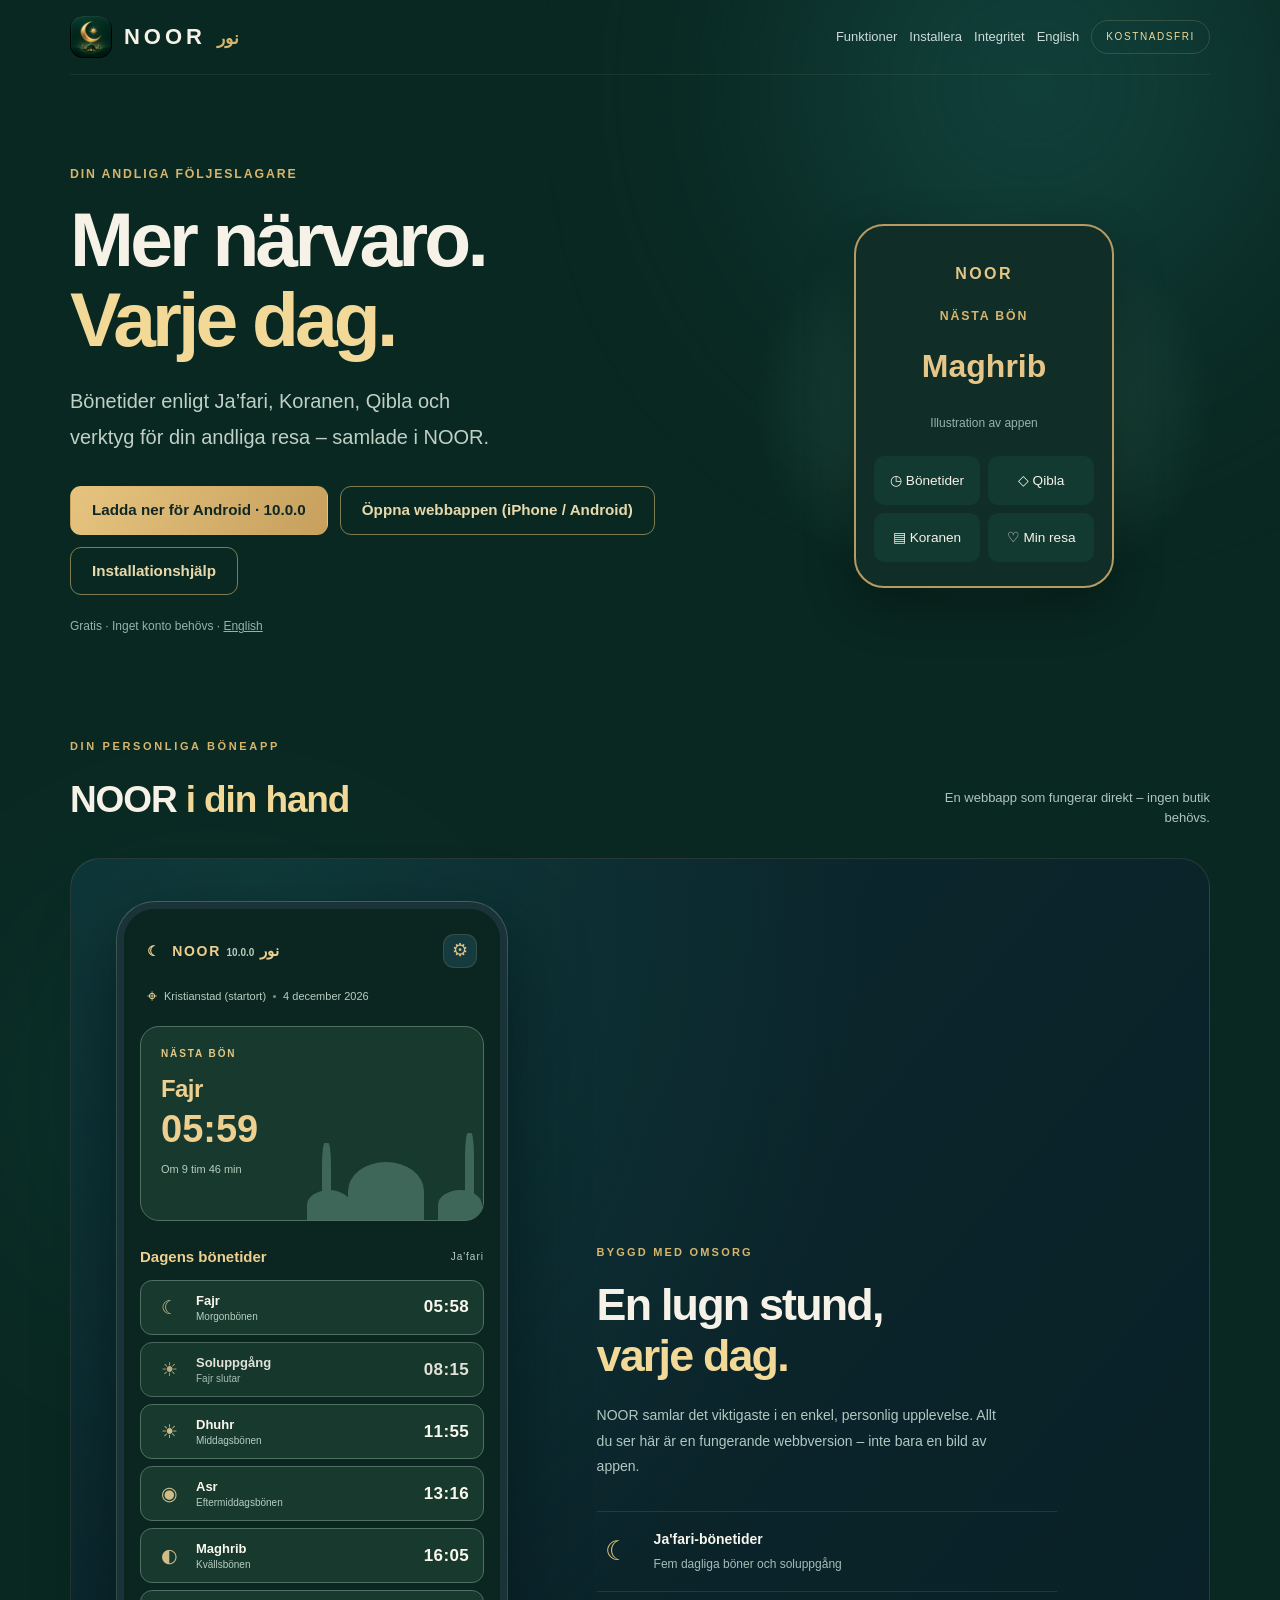
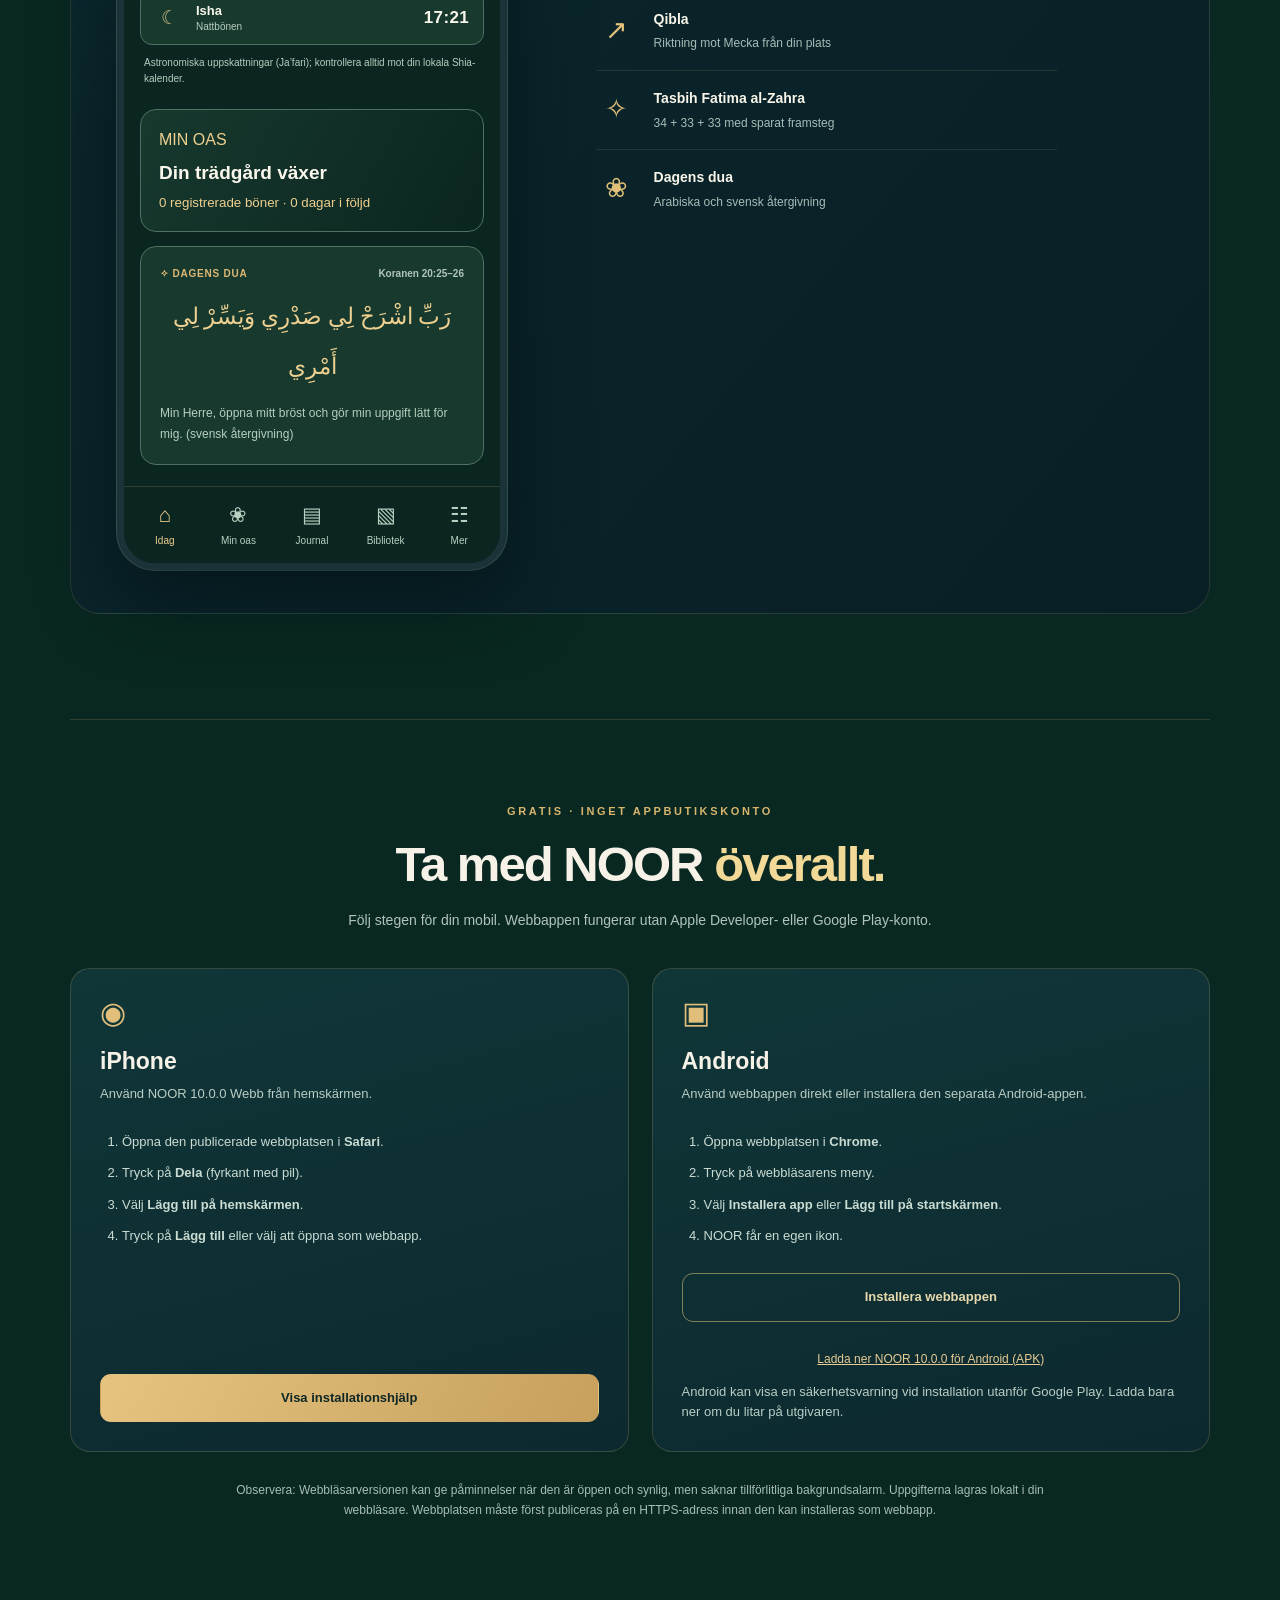
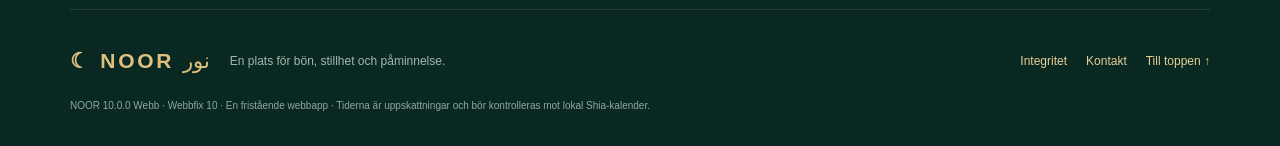
<file: index.html>
<!doctype html>
<html lang="sv">
<head>
  <meta charset="utf-8">
  <meta name="viewport" content="width=device-width, initial-scale=1, viewport-fit=cover">
  <meta name="theme-color" content="#092b2b">
  <meta name="apple-mobile-web-app-capable" content="yes">
  <meta name="apple-mobile-web-app-status-bar-style" content="black-translucent">
  <meta name="apple-mobile-web-app-title" content="NOOR">
  <meta name="description" content="NOOR – gratis Shia-bönetider enligt Ja'fari, Qibla, Tasbih Fatima al-Zahra och dua. Använd på iPhone och Android direkt i webbläsaren.">
  <meta property="og:title" content="NOOR – Shia bönetider">
  <meta property="og:description" content="Gratis böneapp för iPhone och Android: Ja'fari-bönetider, Qibla, dhikr och dua.">
  <meta property="og:type" content="website">
  <link rel="manifest" href="manifest.webmanifest">
  <link rel="icon" type="image/png" href="icons/icon-192.png">
  <link rel="apple-touch-icon" href="icons/icon-180.png">
  <link rel="stylesheet" href="styles.css?v=10">
  <link rel="stylesheet" href="noor10-extra.css">
  <title>NOOR – Shia bönetider för iPhone och Android</title>
<meta name="noor-layout-build" content="10">
<style id="noor-layout-6">
/* NOOR layout 5: prevent accidental horizontal panning; preserve pinch zoom. */
html{overflow-x:hidden;overscroll-behavior-x:none}
body{margin:0;max-width:100%;overflow-x:hidden;overscroll-behavior-x:none}
@media (max-width: 850px){
  html,body{touch-action:pan-y pinch-zoom}
  body{width:100%;background-image:radial-gradient(ellipse at top right,#164d4966,transparent 55%)}
  .ambient{display:none!important}
  main,.wrap,.intro,.phone-surround,.app-area,.install-cards,.install-card,.app-aside,.footer{min-width:0;max-width:100%}
  .intro,.phone-surround,.install-cards{grid-template-columns:minmax(0,1fr)}
  .site-header>* , .intro>* , .phone-surround>* , .install-cards>*{min-width:0;max-width:100%}
  .phone,.app-content,.tab-panel,.web-card,.setting-card{min-width:0;max-width:100%}
  .phone :is(img,svg,video,input,select,textarea,fieldset){max-width:100%}
  .top-links,.hero-actions,.app-toprow,.loc-line,.footer-links{flex-wrap:wrap}
  .hero-lead,.quiet,.install-card,.footer,.app-aside{overflow-wrap:anywhere}
  .noor-standalone .app-content{overflow-y:auto;overflow-x:hidden;overscroll-behavior-x:none}
}
</style>
</head>
<body>
  <div class="ambient ambient-one" aria-hidden="true"></div>
  <div class="ambient ambient-two" aria-hidden="true"></div>
  <header class="site-header wrap">
    <a class="brand" href="#start" aria-label="NOOR startsida"><img src="icons/icon-192.png" alt="" width="42" height="42"><span>NOOR <em>نور</em></span></a>
    <nav class="top-links" aria-label="Webbplatsens meny"><a href="#funktioner">Funktioner</a><a href="#installera">Installera</a><a href="integritet.html">Integritet</a><a href="en/" lang="en">English</a></nav>
    <span class="free-mark">KOSTNADSFRI</span>
  </header>
  <main id="start">
    <section class="intro wrap landing-six" aria-labelledby="main-title">
      <div class="intro-copy">
        <p class="eyebrow">DIN ANDLIGA FÖLJESLAGARE</p>
        <h1 id="main-title">Mer närvaro.<br><span>Varje dag.</span></h1>
        <p class="hero-lead">Bönetider enligt Ja’fari, Koranen, Qibla och verktyg för din andliga resa – samlade i NOOR.</p>
        <div class="hero-actions"><a id="hero-apk" href="https://github.com/gabrielryberg2-hub/noor-webb/releases/download/v10.0.0/NOOR-10.0.0.apk" class="btn btn-gold">Ladda ner för Android · 10.0.0</a><a href="?app=noor&amp;webb=10" class="btn btn-outline">Öppna webbappen (iPhone / Android)</a><a href="#installera" class="btn btn-outline">Installationshjälp</a></div>
        <p class="quiet">Gratis · Inget konto behövs · <a href="en/" lang="en">English</a></p>
      </div>
      <div class="landing-preview" aria-label="Illustration av NOOR, inte aktuella bönetider"><div class="landing-phone"><p class="landing-brand">NOOR</p><p class="eyebrow">NÄSTA BÖN</p><strong class="landing-prayer">Maghrib</strong><p class="quiet">Illustration av appen</p><div class="landing-tiles"><span>◷ Bönetider</span><span>◇ Qibla</span><span>▤ Koranen</span><span>♡ Min resa</span></div></div></div>
    </section>

    <section class="app-area wrap" id="appen" aria-labelledby="app-title">
      <div class="app-heading"><div><p class="eyebrow">DIN PERSONLIGA BÖNEAPP</p><h2 id="app-title">NOOR <span class="muted-gold">i din hand</span></h2></div><p>En webbapp som fungerar direkt – ingen butik behövs.</p></div>
      <div class="phone-surround">
        <div class="phone" role="application" aria-label="NOOR webbapp">
          <div class="app-top">
            <div class="app-toprow"><a class="landing-back" href="./?webb=10" aria-label="Till webbplatsen">← Webbplats</a><div class="app-mark">☾ <b>NOOR</b> <span lang="ar">نور</span> <small class="web-version">10.0.0</small></div><button type="button" class="icon-btn" id="settings-shortcut" aria-label="Visa inställningar">⚙</button></div>
            <div class="loc-line"><span aria-hidden="true">⌖</span><span id="location-name">Kristianstad</span><span class="loc-dot" aria-hidden="true"></span><span id="date-label">Laddar datum…</span></div>
          </div>
          <div class="app-content" id="app-content"><div id="alarm-banner" class="web-card" hidden><strong id="alarm-message"></strong><button class="web-btn" id="alarm-dismiss">Stäng påminnelse</button></div>
            <section class="tab-panel active" data-panel="idag" id="tab-idag" aria-labelledby="nav-idag">
              <div class="prayer-hero">
                <p class="prayer-kicker">NÄSTA BÖN</p>
                <div class="next-prayer-title" id="next-prayer-name">Beräknar…</div>
                <div class="next-prayer-time" id="next-prayer-time">--:--</div>
                <div class="countdown" id="next-countdown">Hämtar bönetider</div>
                <div class="skyline" aria-hidden="true"><div class="dome dome-small"></div><div class="minaret"></div><div class="dome dome-center"></div><div class="minaret right"></div><div class="dome dome-small second"></div></div>
              </div>
              <div class="section-title"><h3>Dagens bönetider</h3><span class="section-sub">Ja'fari</span></div>
              <div class="prayer-list" id="prayer-list" aria-live="polite"><p class="load">Beräknar tider…</p></div>
              <p class="calc-note" id="calc-note">Beräknade tider kan skilja sig från den lokala Shia-församlingens kalender.</p>
              <button class="oasis-entry" type="button" data-tab="oas"><span>MIN OAS</span><strong>Din trädgård växer</strong><small id="home-growth">Registrera dina böner</small></button><div class="dua-card" id="dua-card"><div class="dua-top"><span>✧ DAGENS DUA</span><span id="dua-ref">Koranen</span></div><p class="dua-arabic" lang="ar" dir="rtl" id="dua-arabic"></p><p class="dua-translation" id="dua-translation"></p></div>
            </section>
            <section class="tab-panel" data-panel="qibla" id="tab-qibla" aria-label="Qibla" hidden>
              <h3 class="page-title">Qibla</h3><p class="page-subtitle">Riktningen till Kaba i Mecka</p>
              <div class="qibla-card qibla-new"><div class="qibla-dial-shell"><div class="qibla-dial" id="compass-dial"><span class="qibla-cardinal qn">N</span><span class="qibla-cardinal qe">Ö</span><span class="qibla-cardinal qs">S</span><span class="qibla-cardinal qw">V</span></div><div class="qibla-pointer" id="compass-needle"><span></span></div><div class="qibla-center">🕋</div></div><div class="bearing" id="qibla-deg">--°</div><p id="qibla-direction"></p><p id="qibla-distance"></p><p id="qibla-location"></p><button type="button" class="btn btn-gold full-btn" id="compass-btn">Aktivera kompass</button><button type="button" class="btn btn-outline full-btn" id="qibla-gps">Använd min plats</button><p class="sensor-info" id="sensor-info" role="status"></p></div>
            </section>
            <section class="tab-panel" data-panel="dhikr" id="tab-dhikr" aria-label="Tasbih" hidden>
              <h3 class="page-title">Dhikr</h3><p class="page-subtitle">Tasbih Fatima al-Zahra (a.s.) · 100 upprepningar</p>
              <div class="dhikr-card"><div class="dhikr-stage" id="dhikr-stage">1 AV 3</div><p class="dhikr-arabic" lang="ar" id="dhikr-arabic">الله أكبر</p><p class="dhikr-word" id="dhikr-word">Allahu Akbar</p><div class="dhikr-ring" id="dhikr-ring"><span id="dhikr-count">0</span><small id="dhikr-target">av 34</small></div><button type="button" class="dhikr-tap" id="dhikr-tap">Tryck för att räkna <span aria-hidden="true">✧</span></button><div class="dhikr-progress"><span id="dhikr-total">0 / 100 totalt</span><button type="button" class="text-btn" id="dhikr-reset">Börja om</button></div><div class="progress-rail"><div id="progress-fill"></div></div><p class="sensor-info" id="dhikr-status">Dina upprepningar sparas på mobilen.</p></div>
            </section>
            <section class="tab-panel" data-panel="oas" id="tab-oas" hidden><div id="web-oas"></div></section><section class="tab-panel" data-panel="journal" id="tab-journal" hidden><div id="web-journal"></div></section><section class="tab-panel" data-panel="bibliotek" id="tab-bibliotek" hidden><div id="web-bibliotek"></div></section><section class="tab-panel" data-panel="reading" hidden><button type="button" class="noor10-button" data-tab="mer">‹ Mer</button><h3 class="page-title">Dua &amp; Ziyarat</h3><div id="noor10-reading-root"></div></section><section class="tab-panel" data-panel="hijri" hidden><button type="button" class="noor10-button" data-tab="mer">‹ Mer</button><h3 class="page-title">Islamisk kalender</h3><div id="noor10-calendar-root"></div></section><section class="tab-panel" data-panel="mer" id="tab-mer" aria-labelledby="nav-mer" hidden>
              <h3 class="page-title">Mer &amp; inställningar</h3><div class="web-shortcuts"><button type="button" class="btn btn-outline" data-tab="qibla">Qibla</button><button type="button" class="btn btn-outline" data-tab="dhikr">Tasbih</button></div><div class="web-shortcuts"><button type="button" class="btn btn-outline" data-tab="reading">Dua &amp; Ziyarat</button><button type="button" class="btn btn-outline" data-tab="hijri">Islamisk kalender</button></div><div id="web-prefs"></div><p class="page-subtitle">Din plats och hur bönetiderna visas.</p>
              <div class="setting-card"><label for="city-select">Välj ort i Sverige</label><select id="city-select"><option value="">Senaste plats / automatisk</option><option value="kristianstad">Kristianstad</option><option value="malmo">Malmö</option><option value="stockholm">Stockholm</option><option value="goteborg">Göteborg</option><option value="helsingborg">Helsingborg</option><option value="lund">Lund</option><option value="uppsala">Uppsala</option><option value="jonkoping">Jönköping</option><option value="orebro">Örebro</option><option value="linkoping">Linköping</option><option value="vaxjo">Växjö</option><option value="umea">Umeå</option><option value="lulea">Luleå</option></select><button type="button" class="btn btn-outline full-btn" id="get-location">⌖ Använd min plats</button><p class="sensor-info" id="location-status" role="status">Platsen sparas bara på enheten. Du kan också välja en stad manuellt.</p></div>
              <div class="setting-card"><h4>Bönetidsberäkning</h4><p>Ja'fari-inspirerad metod: Fajr 17,7°, Maghrib 4,5°, Isha 14°. Asr beräknas med standard-skuggfaktor. Fajr slutar vid soluppgång.</p><p>Detta är en ungefärlig astronomisk beräkning, inte en officiell kalender. Lokala religiösa justeringar kan behövas, särskilt på nordliga breddgrader.</p></div>
              <div class="setting-card" id="alarm-settings"><h4>Adhan och påminnelser</h4><p>Påminnelser fungerar när webbappen är öppen och synlig. För påminnelser när appen är stängd, exportera till din kalender och kontrollera aviseringarna.</p><label><input type="checkbox" id="alarm-enabled"> Aktivera påminnelser i appen</label><fieldset><legend>Välj böner</legend><label class="web-toggle"><input type="checkbox" data-alarm-prayer value="fajr">Fajr</label><label class="web-toggle"><input type="checkbox" data-alarm-prayer value="dhuhr">Dhuhr</label><label class="web-toggle"><input type="checkbox" data-alarm-prayer value="asr">Asr</label><label class="web-toggle"><input type="checkbox" data-alarm-prayer value="maghrib">Maghrib</label><label class="web-toggle"><input type="checkbox" data-alarm-prayer value="isha">Isha</label></fieldset><label for="alarm-lead">Påminn före bön</label><select id="alarm-lead"><option value="0">Vid bönetid</option><option value="5">5 minuter</option><option value="10">10 minuter</option><option value="15">15 minuter</option></select><label for="alarm-sound">Ljud</label><select id="alarm-sound"><option value="adhan">Adhan</option><option value="silent">Tyst</option></select><button class="btn btn-outline full-btn" id="alarm-test">Testa Adhan</button><button class="btn btn-outline full-btn" id="alarm-stop">Stoppa ljud</button><audio id="alarm-audio" src="audio/adhan.mp3" preload="none"></audio><p id="alarm-next"></p><label for="alarm-days">Kalenderperiod</label><select id="alarm-days"><option value="7">7 dagar</option><option value="30">30 dagar</option></select><button class="btn btn-outline full-btn" id="alarm-export">Exportera kalender</button><p id="alarm-status" role="status"></p></div>
              <div class="setting-card"><h4>Om NOOR</h4><details><summary>Källor och kalenderinformation</summary><p>Bönetexter, uttal och engelsk översättning: <a href="https://www.duas.org/">Duas.org</a>. Kalenderhändelser från samma urval som Android; historiska datum kan variera. <a href="https://al-islam.org/al-mizan-exegesis-quran-volume-1-sayyid-muhammad-husayn-tabatabai/appendix-chronological-list-fourteen-infallibles">Al-Mizan, Appendix A</a>.</p></details></div><div class="setting-card"><h4>Kontakt</h4><p>Frågor eller förbättringar? <a href="mailto:norapp.support@gmail.com">norapp.support@gmail.com</a></p><p><a href="integritet.html">Integritetspolicy (utkast)</a></p></div>
            </section>
          </div>
          <nav class="bottom-nav" aria-label="NOOR funktioner"><button type="button" id="nav-idag" class="nav-link active" data-tab="idag" aria-current="page"><span aria-hidden="true">⌂</span>Idag</button><button type="button" id="nav-oas" class="nav-link" data-tab="oas" ><span aria-hidden="true">❀</span>Min oas</button><button type="button" id="nav-journal" class="nav-link" data-tab="journal" ><span aria-hidden="true">▤</span>Journal</button><button type="button" id="nav-bibliotek" class="nav-link" data-tab="bibliotek" ><span aria-hidden="true">▧</span>Bibliotek</button><button type="button" id="nav-mer" class="nav-link" data-tab="mer" ><span aria-hidden="true">☷</span>Mer</button></nav>
        </div>
        <div class="app-aside" id="funktioner"><div class="aside-tag">BYGGD MED OMSORG</div><h2>En lugn stund,<br><span>varje dag.</span></h2><p>NOOR samlar det viktigaste i en enkel, personlig upplevelse. Allt du ser här är en fungerande webbversion – inte bara en bild av appen.</p><div class="feature-item"><span>☾</span><div><strong>Ja'fari-bönetider</strong><small>Fem dagliga böner och soluppgång</small></div></div><div class="feature-item"><span>↗</span><div><strong>Qibla</strong><small>Riktning mot Mecka från din plats</small></div></div><div class="feature-item"><span>✧</span><div><strong>Tasbih Fatima al-Zahra</strong><small>34 + 33 + 33 med sparat framsteg</small></div></div><div class="feature-item"><span>❀</span><div><strong>Dagens dua</strong><small>Arabiska och svensk återgivning</small></div></div></div>
      </div>
    </section>

    <section class="install-section wrap" id="installera" aria-labelledby="install-title"><div class="install-heading"><p class="eyebrow">GRATIS · INGET APPBUTIKSKONTO</p><h2 id="install-title">Ta med NOOR <span>överallt.</span></h2><p>Följ stegen för din mobil. Webbappen fungerar utan Apple Developer- eller Google Play-konto.</p></div><div class="install-cards"><article class="install-card"><div class="platform-symbol">◉</div><h3>iPhone</h3><p>Använd NOOR 10.0.0 Webb från hemskärmen.</p><ol><li>Öppna den publicerade webbplatsen i <strong>Safari</strong>.</li><li>Tryck på <strong>Dela</strong> (fyrkant med pil).</li><li>Välj <strong>Lägg till på hemskärmen</strong>.</li><li>Tryck på <strong>Lägg till</strong> eller välj att öppna som webbapp.</li></ol><button type="button" class="btn btn-gold full-btn" id="install-ios">Visa installationshjälp</button></article><article class="install-card"><div class="platform-symbol">▣</div><h3>Android</h3><p>Använd webbappen direkt eller installera den separata Android-appen.</p><ol><li>Öppna webbplatsen i <strong>Chrome</strong>.</li><li>Tryck på webbläsarens meny.</li><li>Välj <strong>Installera app</strong> eller <strong>Lägg till på startskärmen</strong>.</li><li>NOOR får en egen ikon.</li></ol><button type="button" class="btn btn-outline full-btn" id="install-android">Installera webbappen</button><a href="https://github.com/gabrielryberg2-hub/noor-webb/releases/download/v10.0.0/NOOR-10.0.0.apk" id="apk-download" class="apk-link">Ladda ner NOOR 10.0.0 för Android (APK)</a><p class="sensor-info" id="apk-status">Befintlig Android-version 10.0.0. Installation utanför Google Play kan ge en säkerhetsvarning.</p></article></div><p class="install-footnote">Observera: Webbläsarversionen kan ge påminnelser när den är öppen och synlig, men saknar tillförlitliga bakgrundsalarm. Uppgifterna lagras lokalt i din webbläsare. Webbplatsen måste först publiceras på en HTTPS-adress innan den kan installeras som webbapp.</p></section>
  </main>
  <footer class="footer wrap"><div class="footer-brand">☾ NOOR <span lang="ar">نور</span></div><p>En plats för bön, stillhet och påminnelse.</p><div class="footer-links"><a href="integritet.html">Integritet</a><a href="mailto:norapp.support@gmail.com">Kontakt</a><a href="#start">Till toppen ↑</a></div><small>NOOR 10.0.0 Webb · Webbfix 10 · En fristående webbapp · Tiderna är uppskattningar och bör kontrolleras mot lokal Shia-kalender.</small></footer>
  <div class="modal-backdrop" id="install-help" hidden><div class="modal-card" role="dialog" aria-modal="true" aria-labelledby="modal-title"><button class="modal-close" type="button" id="close-help" aria-label="Stäng">×</button><div class="platform-symbol">◉</div><h2 id="modal-title">NOOR på iPhone</h2><p>Öppna den publicerade NOOR-adressen i Safari, tryck på <strong>Dela</strong>, välj <strong>Lägg till på hemskärmen</strong> och bekräfta med <strong>Lägg till</strong>.</p><p class="sensor-info">Om alternativet inte syns kan du behöva bläddra i delningsmenyn. NOOR fungerar även utan installation i Safari.</p><button class="btn btn-gold full-btn" type="button" id="done-help">Jag förstår</button></div></div>
  <script type="module" src="app.mjs?v=10"></script>
</body>
</html>
</file>
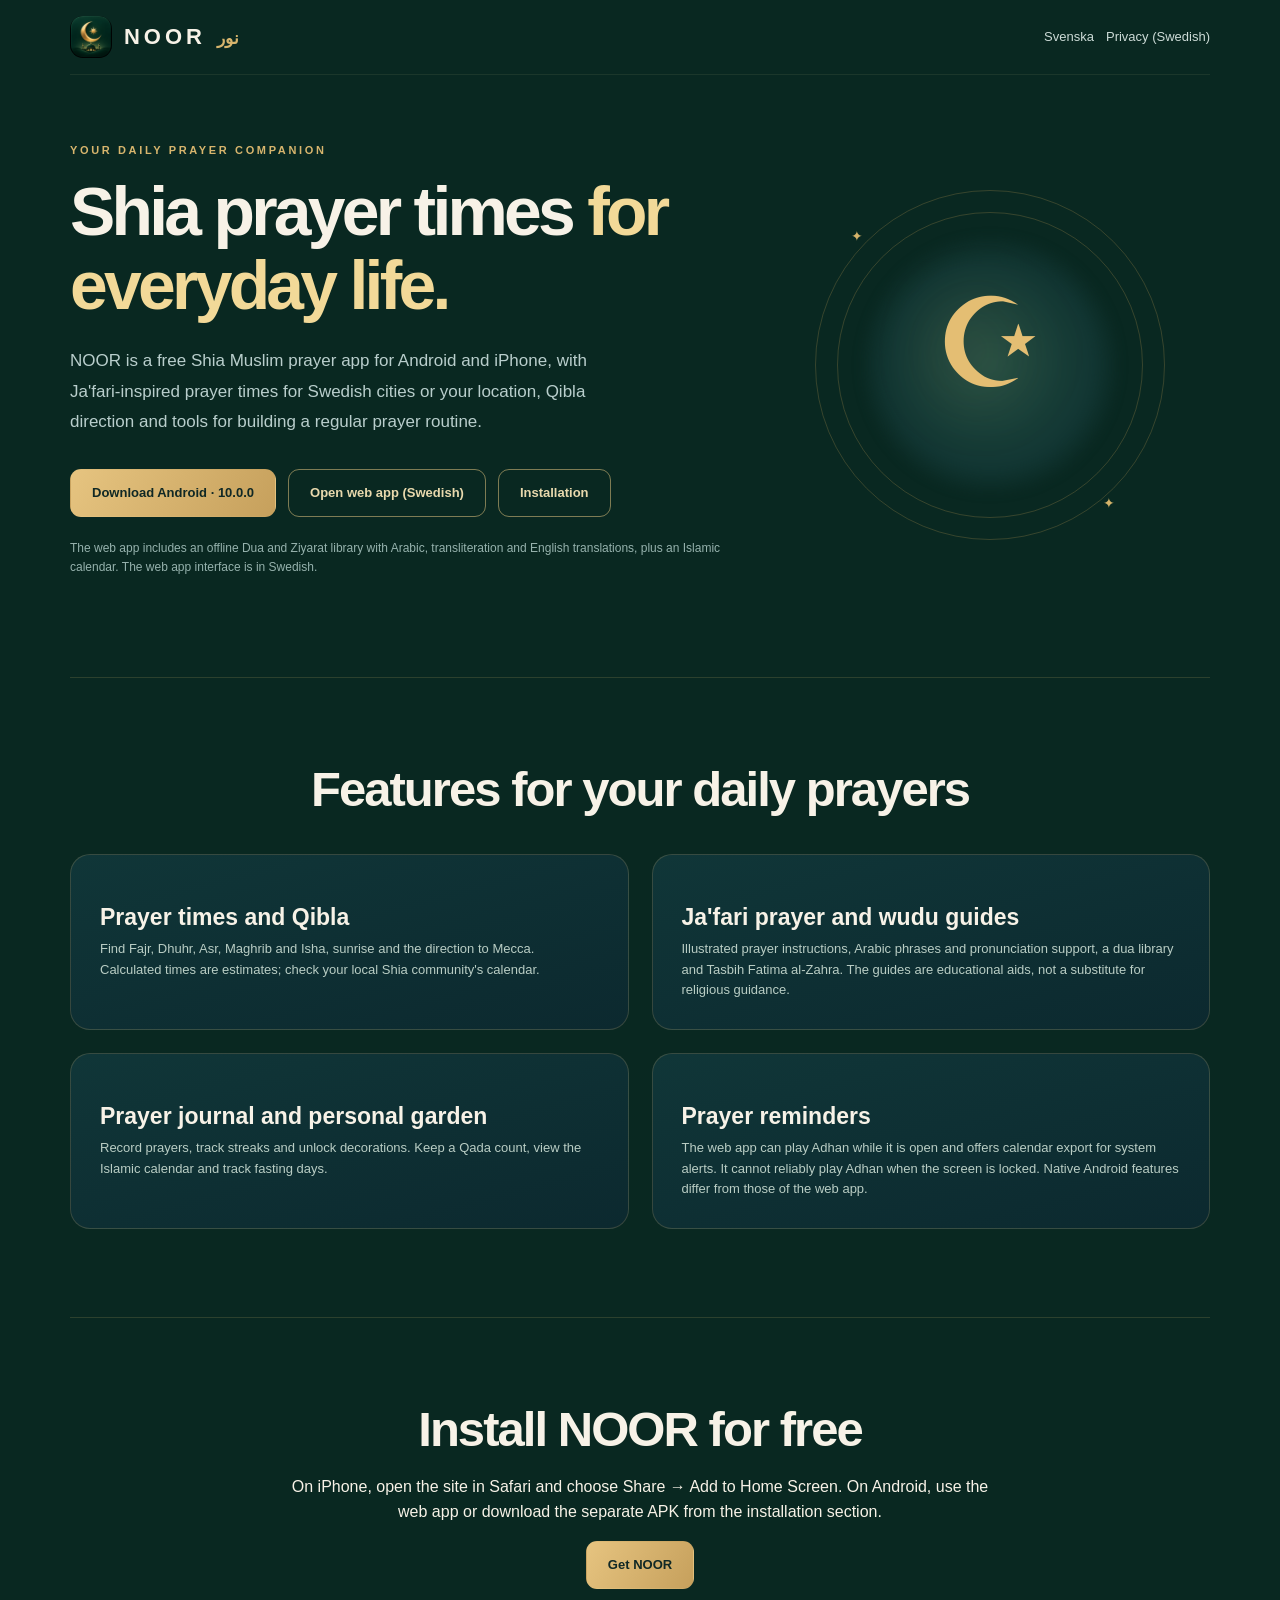
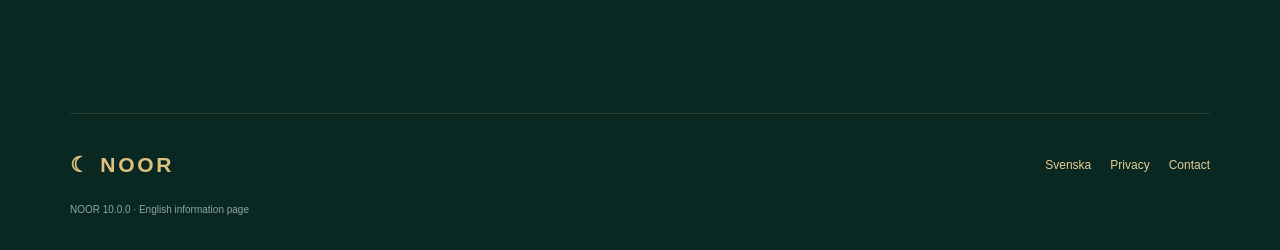
<file: en/index.html>
<!doctype html>
<html lang="en"><head><meta charset="utf-8"><meta name="viewport" content="width=device-width, initial-scale=1"><meta name="theme-color" content="#092b2b">
<title>NOOR – Free Shia prayer times and prayer guide in Sweden</title>
  <meta name="description" content="Free Shia prayer times for Sweden, Qibla, Ja&#x27;fari prayer and wudu guides, dua, a prayer journal and a personal garden. Android app and iPhone web app.">
  <link rel="canonical" href="https://gabrielryberg2-hub.github.io/noor-webb/en/">
  <meta name="robots" content="index,follow,max-image-preview:large">
  <meta property="og:title" content="NOOR – Free Shia prayer times and prayer guide in Sweden">
  <meta property="og:description" content="Free Shia prayer times for Sweden, Qibla, Ja&#x27;fari prayer and wudu guides, dua, a prayer journal and a personal garden. Android app and iPhone web app.">
  <meta property="og:type" content="website">
  <meta property="og:url" content="https://gabrielryberg2-hub.github.io/noor-webb/en/">
  <meta property="og:site_name" content="NOOR">
  <meta property="og:locale" content="en_GB">
  <meta property="og:image" content="https://gabrielryberg2-hub.github.io/noor-webb/noor-share.jpg">
  <meta property="og:image:width" content="1200">
  <meta property="og:image:height" content="630">
  <meta property="og:image:alt" content="NOOR – bönetider, Qibla och bönejournal / prayer times, Qibla and prayer journal">
  <meta name="twitter:card" content="summary_large_image">
  <meta name="twitter:title" content="NOOR – Free Shia prayer times and prayer guide in Sweden">
  <meta name="twitter:description" content="Free Shia prayer times for Sweden, Qibla, Ja&#x27;fari prayer and wudu guides, dua, a prayer journal and a personal garden. Android app and iPhone web app.">
  <meta name="twitter:image" content="https://gabrielryberg2-hub.github.io/noor-webb/noor-share.jpg">
<link rel="icon" type="image/png" href="../icons/icon-192.png"><link rel="stylesheet" href="../styles.css?v=6"><meta name="noor-layout-build" content="6">
<style id="noor-layout-6">
/* NOOR layout 5: prevent accidental horizontal panning; preserve pinch zoom. */
html{overflow-x:hidden;overscroll-behavior-x:none}
body{margin:0;max-width:100%;overflow-x:hidden;overscroll-behavior-x:none}
@media (max-width: 850px){
  html,body{touch-action:pan-y pinch-zoom}
  body{width:100%;background-image:radial-gradient(ellipse at top right,#164d4966,transparent 55%)}
  .ambient{display:none!important}
  main,.wrap,.intro,.phone-surround,.app-area,.install-cards,.install-card,.app-aside,.footer{min-width:0;max-width:100%}
  .intro,.phone-surround,.install-cards{grid-template-columns:minmax(0,1fr)}
  .site-header>* , .intro>* , .phone-surround>* , .install-cards>*{min-width:0;max-width:100%}
  .phone,.app-content,.tab-panel,.web-card,.setting-card{min-width:0;max-width:100%}
  .phone :is(img,svg,video,input,select,textarea,fieldset){max-width:100%}
  .top-links,.hero-actions,.app-toprow,.loc-line,.footer-links{flex-wrap:wrap}
  .hero-lead,.quiet,.install-card,.footer,.app-aside{overflow-wrap:anywhere}
  .noor-standalone .app-content{overflow-y:auto;overflow-x:hidden;overscroll-behavior-x:none}
}
</style>
</head>
<body><header class="site-header wrap"><a class="brand" href="../"><img src="../icons/icon-192.png" alt="" width="42" height="42"><span>NOOR <em>نور</em></span></a><nav class="top-links" aria-label="Main navigation"><a href="../" lang="sv">Svenska</a><a href="../integritet.html">Privacy (Swedish)</a></nav></header>
<main><section class="intro wrap"><div class="intro-copy"><p class="eyebrow">YOUR DAILY PRAYER COMPANION</p><h1>Shia prayer times <span>for everyday life.</span></h1><p class="hero-lead">NOOR is a free Shia Muslim prayer app for Android and iPhone, with Ja'fari-inspired prayer times for Swedish cities or your location, Qibla direction and tools for building a regular prayer routine.</p><div class="hero-actions"><a class="btn btn-gold" href="https://github.com/gabrielryberg2-hub/noor-webb/releases/download/v10.0.0/NOOR-10.0.0.apk">Download Android · 10.0.0</a><a class="btn btn-outline" href="../?app=noor&amp;webb=10">Open web app (Swedish)</a><a class="btn btn-outline" href="../#installera">Installation</a></div><p class="quiet">The web app includes an offline Dua and Ziyarat library with Arabic, transliteration and English translations, plus an Islamic calendar. The web app interface is in Swedish.</p></div><div class="hero-symbol" aria-hidden="true"><div class="halo halo-outer"></div><div class="halo halo-inner"></div><span class="hero-crescent">☪</span></div></section>
<section class="install-section wrap"><div class="install-heading"><h2>Features for your daily prayers</h2></div><div class="install-cards">
<article class="install-card" style="min-height:0"><h3>Prayer times and Qibla</h3><p>Find Fajr, Dhuhr, Asr, Maghrib and Isha, sunrise and the direction to Mecca. Calculated times are estimates; check your local Shia community's calendar.</p></article>
<article class="install-card" style="min-height:0"><h3>Ja'fari prayer and wudu guides</h3><p>Illustrated prayer instructions, Arabic phrases and pronunciation support, a dua library and Tasbih Fatima al-Zahra. The guides are educational aids, not a substitute for religious guidance.</p></article>
<article class="install-card" style="min-height:0"><h3>Prayer journal and personal garden</h3><p>Record prayers, track streaks and unlock decorations. Keep a Qada count, view the Islamic calendar and track fasting days.</p></article>
<article class="install-card" style="min-height:0"><h3>Prayer reminders</h3><p>The web app can play Adhan while it is open and offers calendar export for system alerts. It cannot reliably play Adhan when the screen is locked. Native Android features differ from those of the web app.</p></article>
</div></section>
<section class="install-section wrap"><div class="install-heading"><h2>Install NOOR for free</h2><p>On iPhone, open the site in Safari and choose Share → Add to Home Screen. On Android, use the web app or download the separate APK from the installation section.</p><div class="hero-actions" style="justify-content:center"><a class="btn btn-gold" href="../#installera">Get NOOR</a></div></div></section></main>
<footer class="footer wrap"><div class="footer-brand">☾ NOOR</div><div class="footer-links"><a href="../" lang="sv">Svenska</a><a href="../integritet.html">Privacy</a><a href="mailto:norapp.support@gmail.com">Contact</a></div><small>NOOR 10.0.0 · English information page</small></footer></body></html>
</file>
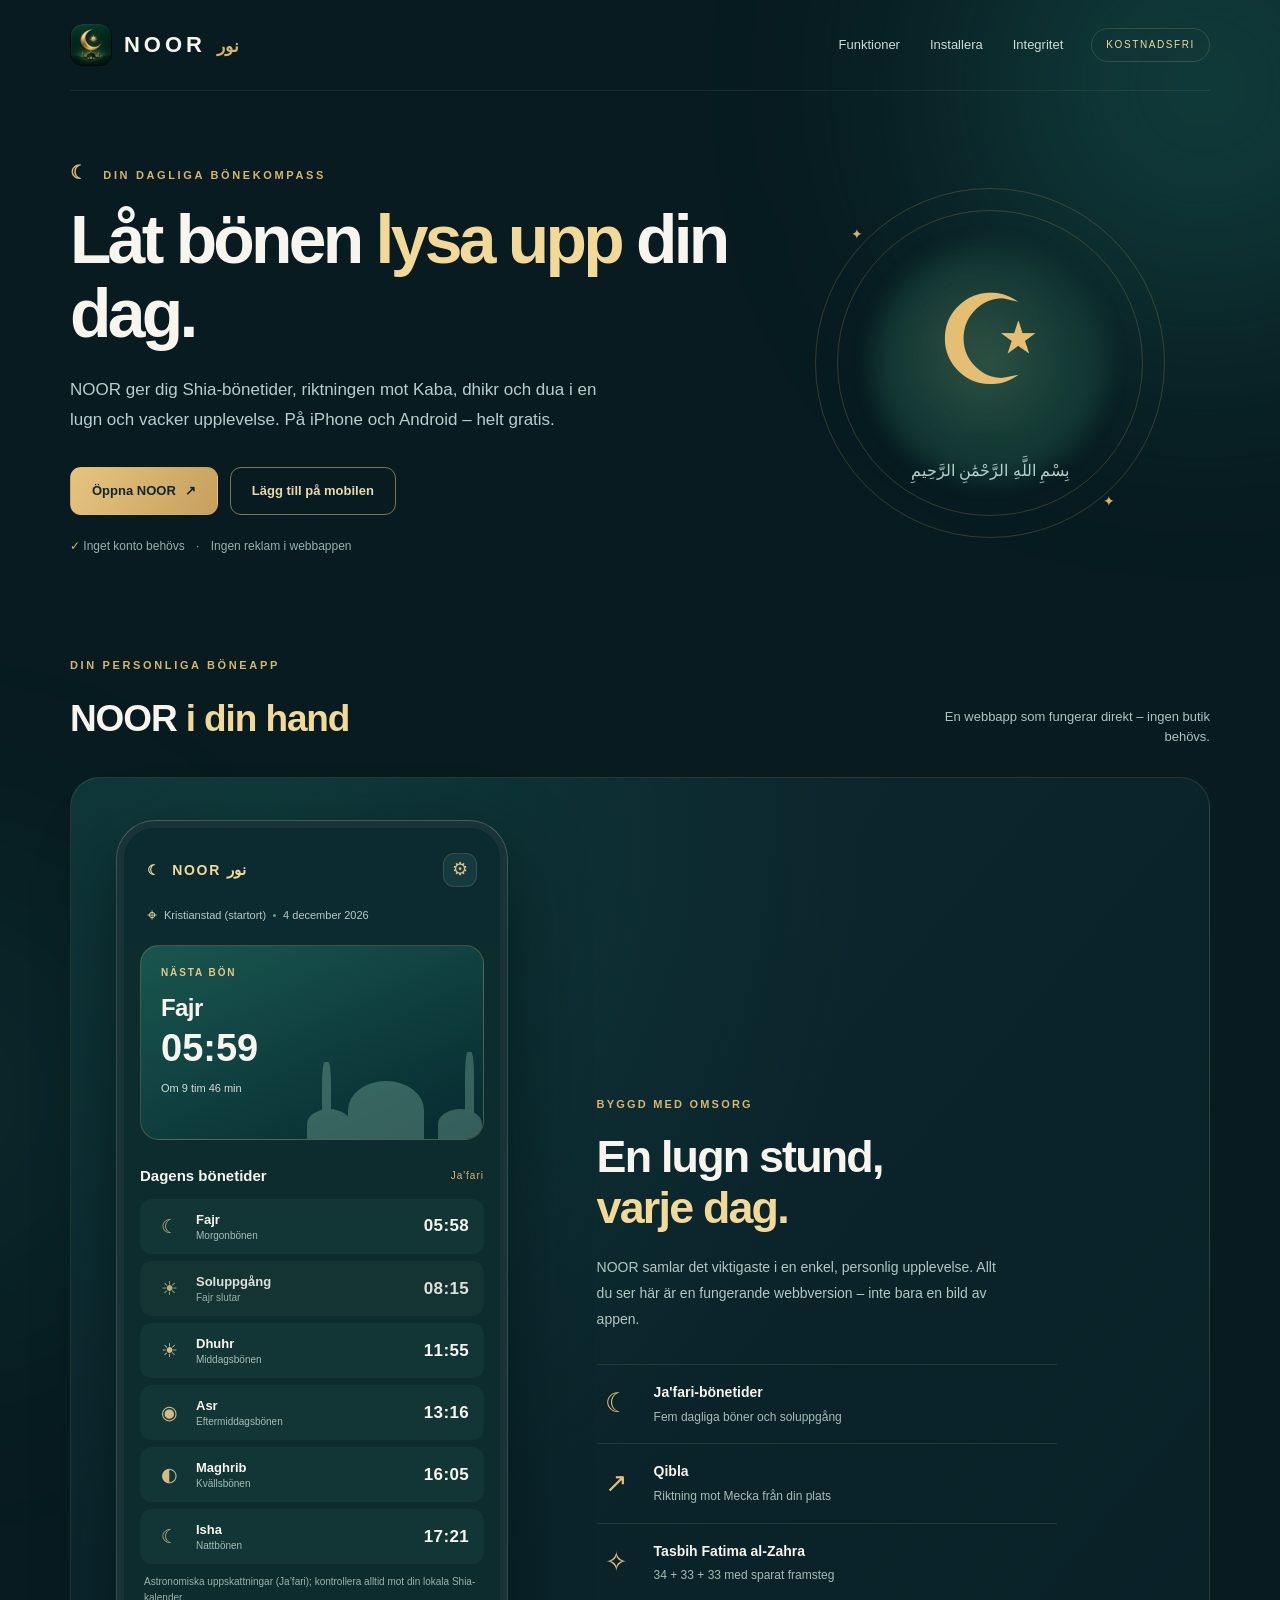
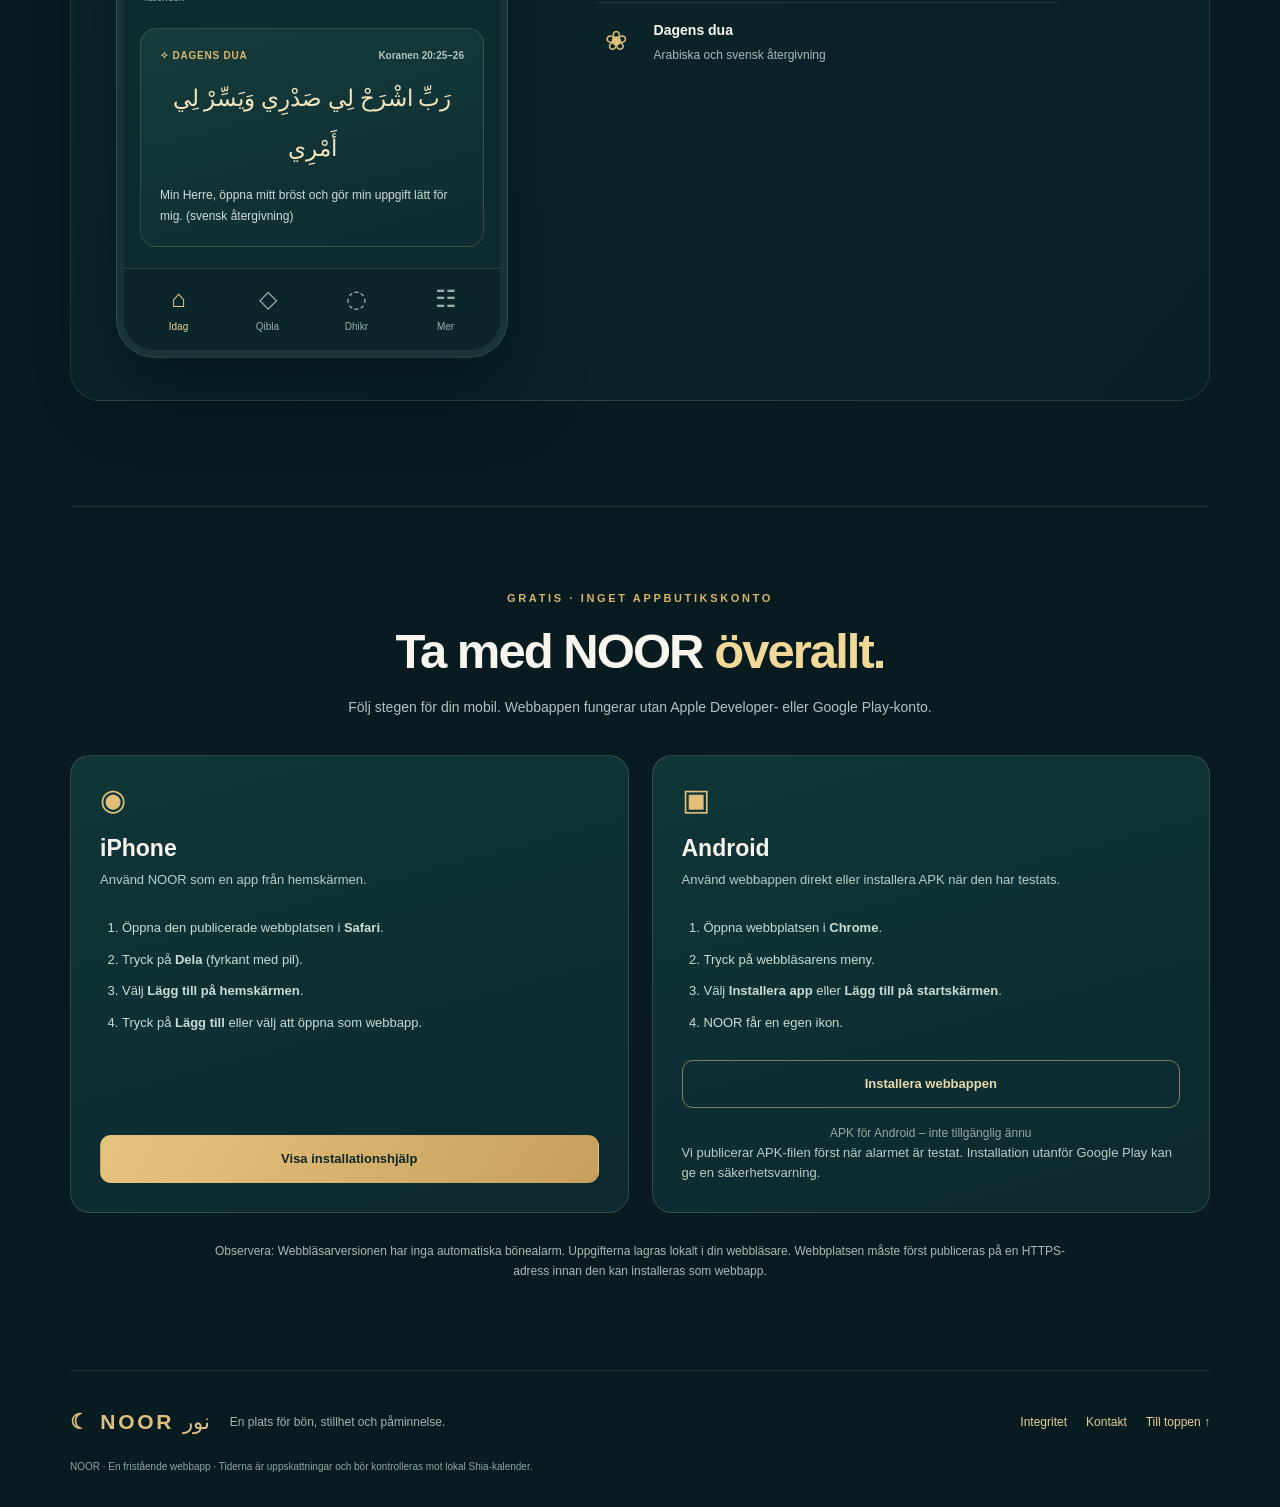
<file: NOOR-gratis-webbapp-iPhone-Android/index.html>
<!doctype html>
<html lang="sv">
<head>
  <meta charset="utf-8">
  <meta name="viewport" content="width=device-width, initial-scale=1, viewport-fit=cover">
  <meta name="theme-color" content="#092b2b">
  <meta name="apple-mobile-web-app-capable" content="yes">
  <meta name="apple-mobile-web-app-status-bar-style" content="black-translucent">
  <meta name="apple-mobile-web-app-title" content="NOOR">
  <meta name="description" content="NOOR – gratis Shia-bönetider enligt Ja'fari, Qibla, Tasbih Fatima al-Zahra och dua. Använd på iPhone och Android direkt i webbläsaren.">
  <meta property="og:title" content="NOOR – Shia bönetider">
  <meta property="og:description" content="Gratis böneapp för iPhone och Android: Ja'fari-bönetider, Qibla, dhikr och dua.">
  <meta property="og:type" content="website">
  <link rel="manifest" href="manifest.webmanifest">
  <link rel="icon" type="image/png" href="icons/icon-192.png">
  <link rel="apple-touch-icon" href="icons/icon-180.png">
  <link rel="stylesheet" href="styles.css">
  <title>NOOR – Shia bönetider för iPhone och Android</title>
</head>
<body>
  <div class="ambient ambient-one" aria-hidden="true"></div>
  <div class="ambient ambient-two" aria-hidden="true"></div>
  <header class="site-header wrap">
    <a class="brand" href="#start" aria-label="NOOR startsida"><img src="icons/icon-192.png" alt="" width="42" height="42"><span>NOOR <em>نور</em></span></a>
    <nav class="top-links" aria-label="Webbplatsens meny"><a href="#funktioner">Funktioner</a><a href="#installera">Installera</a><a href="integritet.html">Integritet</a></nav>
    <span class="free-mark">KOSTNADSFRI</span>
  </header>
  <main id="start">
    <section class="intro wrap" aria-labelledby="main-title">
      <div class="intro-copy">
        <p class="eyebrow"><span class="tiny-moon">☾</span> DIN DAGLIGA BÖNEKOMPASS</p>
        <h1 id="main-title">Låt bönen <span>lysa upp</span> din dag.</h1>
        <p class="hero-lead">NOOR ger dig Shia-bönetider, riktningen mot Kaba, dhikr och dua i en lugn och vacker upplevelse. På iPhone och Android – helt gratis.</p>
        <div class="hero-actions"><a href="#appen" class="btn btn-gold">Öppna NOOR <span aria-hidden="true">↗</span></a><a href="#installera" class="btn btn-outline">Lägg till på mobilen</a></div>
        <p class="quiet"><span class="small-check">✓</span> Inget konto behövs <span class="middle-dot">·</span> Ingen reklam i webbappen</p>
      </div>
      <div class="hero-symbol" aria-hidden="true"><div class="halo halo-outer"></div><div class="halo halo-inner"></div><span class="hero-crescent">☪</span><div class="hero-arabic">بِسْمِ اللَّهِ الرَّحْمَٰنِ الرَّحِيمِ</div></div>
    </section>

    <section class="app-area wrap" id="appen" aria-labelledby="app-title">
      <div class="app-heading"><div><p class="eyebrow">DIN PERSONLIGA BÖNEAPP</p><h2 id="app-title">NOOR <span class="muted-gold">i din hand</span></h2></div><p>En webbapp som fungerar direkt – ingen butik behövs.</p></div>
      <div class="phone-surround">
        <div class="phone" role="application" aria-label="NOOR webbapp">
          <div class="app-top">
            <div class="app-toprow"><div class="app-mark">☾ <b>NOOR</b> <span lang="ar">نور</span></div><button type="button" class="icon-btn" id="settings-shortcut" aria-label="Visa inställningar">⚙</button></div>
            <div class="loc-line"><span aria-hidden="true">⌖</span><span id="location-name">Kristianstad</span><span class="loc-dot" aria-hidden="true"></span><span id="date-label">Laddar datum…</span></div>
          </div>
          <div class="app-content" id="app-content">
            <section class="tab-panel active" data-panel="idag" id="tab-idag" aria-labelledby="nav-idag">
              <div class="prayer-hero">
                <p class="prayer-kicker">NÄSTA BÖN</p>
                <div class="next-prayer-title" id="next-prayer-name">Beräknar…</div>
                <div class="next-prayer-time" id="next-prayer-time">--:--</div>
                <div class="countdown" id="next-countdown">Hämtar bönetider</div>
                <div class="skyline" aria-hidden="true"><div class="dome dome-small"></div><div class="minaret"></div><div class="dome dome-center"></div><div class="minaret right"></div><div class="dome dome-small second"></div></div>
              </div>
              <div class="section-title"><h3>Dagens bönetider</h3><span class="section-sub">Ja'fari</span></div>
              <div class="prayer-list" id="prayer-list" aria-live="polite"><p class="load">Beräknar tider…</p></div>
              <p class="calc-note" id="calc-note">Beräknade tider kan skilja sig från den lokala Shia-församlingens kalender.</p>
              <div class="dua-card" id="dua-card"><div class="dua-top"><span>✧ DAGENS DUA</span><span id="dua-ref">Koranen</span></div><p class="dua-arabic" lang="ar" dir="rtl" id="dua-arabic"></p><p class="dua-translation" id="dua-translation"></p></div>
            </section>
            <section class="tab-panel" data-panel="qibla" id="tab-qibla" aria-labelledby="nav-qibla" hidden>
              <h3 class="page-title">Qibla</h3><p class="page-subtitle">Riktningen till Kaba i Mecka</p>
              <div class="qibla-card"><div class="compass" id="compass"><span class="compass-n">N</span><span class="compass-e">Ö</span><span class="compass-s">S</span><span class="compass-w">V</span><div class="compass-needle" id="compass-needle"><span class="needle-arrow">➤</span></div><div class="compass-center">🕋</div></div><div class="bearing" id="qibla-deg">--°</div><p class="compass-legend">från geografiskt norr</p><button type="button" class="btn btn-gold full-btn" id="compass-btn">Aktivera kompass</button><p class="sensor-info" id="sensor-info" role="status">Riktningen beräknas efter din plats. Livekompassen kräver stöd i mobilen och tillstånd.</p></div>
            </section>
            <section class="tab-panel" data-panel="dhikr" id="tab-dhikr" aria-labelledby="nav-dhikr" hidden>
              <h3 class="page-title">Dhikr</h3><p class="page-subtitle">Tasbih Fatima al-Zahra (a.s.) · 100 upprepningar</p>
              <div class="dhikr-card"><div class="dhikr-stage" id="dhikr-stage">1 AV 3</div><p class="dhikr-arabic" lang="ar" id="dhikr-arabic">الله أكبر</p><p class="dhikr-word" id="dhikr-word">Allahu Akbar</p><div class="dhikr-ring" id="dhikr-ring"><span id="dhikr-count">0</span><small id="dhikr-target">av 34</small></div><button type="button" class="dhikr-tap" id="dhikr-tap">Tryck för att räkna <span aria-hidden="true">✧</span></button><div class="dhikr-progress"><span id="dhikr-total">0 / 100 totalt</span><button type="button" class="text-btn" id="dhikr-reset">Börja om</button></div><div class="progress-rail"><div id="progress-fill"></div></div><p class="sensor-info" id="dhikr-status">Dina upprepningar sparas på mobilen.</p></div>
            </section>
            <section class="tab-panel" data-panel="mer" id="tab-mer" aria-labelledby="nav-mer" hidden>
              <h3 class="page-title">Inställningar</h3><p class="page-subtitle">Din plats och hur bönetiderna visas.</p>
              <div class="setting-card"><label for="city-select">Välj ort i Sverige</label><select id="city-select"><option value="">Senaste plats / automatisk</option><option value="kristianstad">Kristianstad</option><option value="malmo">Malmö</option><option value="stockholm">Stockholm</option><option value="goteborg">Göteborg</option><option value="helsingborg">Helsingborg</option><option value="lund">Lund</option><option value="uppsala">Uppsala</option><option value="jonkoping">Jönköping</option><option value="orebro">Örebro</option><option value="linkoping">Linköping</option><option value="vaxjo">Växjö</option><option value="umea">Umeå</option><option value="lulea">Luleå</option></select><button type="button" class="btn btn-outline full-btn" id="get-location">⌖ Använd min plats</button><p class="sensor-info" id="location-status" role="status">Platsen sparas bara på enheten. Du kan också välja en stad manuellt.</p></div>
              <div class="setting-card"><h4>Bönetidsberäkning</h4><p>Ja'fari-inspirerad metod: Fajr 17,7°, Maghrib 4,5°, Isha 14°. Asr beräknas med standard-skuggfaktor. Fajr slutar vid soluppgång.</p><p>Detta är en ungefärlig astronomisk beräkning, inte en officiell kalender. Lokala religiösa justeringar kan behövas, särskilt på nordliga breddgrader.</p></div>
              <div class="setting-card"><h4>Adhan och aviseringar</h4><p>Webbversionen har ännu inga automatiska böneaviseringar eller Adhan-alarm. iPhone kan inte få ett automatiskt fullständigt Adhan-väckaralarm via denna webbapp.</p></div>
              <div class="setting-card"><h4>Kontakt</h4><p>Frågor eller förbättringar? <a href="mailto:norapp.support@gmail.com">norapp.support@gmail.com</a></p><p><a href="integritet.html">Integritetspolicy (utkast)</a></p></div>
            </section>
          </div>
          <nav class="bottom-nav" aria-label="NOOR funktioner"><button type="button" id="nav-idag" class="nav-link active" data-tab="idag" aria-current="page"><span aria-hidden="true">⌂</span>Idag</button><button type="button" id="nav-qibla" class="nav-link" data-tab="qibla"><span aria-hidden="true">◇</span>Qibla</button><button type="button" id="nav-dhikr" class="nav-link" data-tab="dhikr"><span aria-hidden="true">◌</span>Dhikr</button><button type="button" id="nav-mer" class="nav-link" data-tab="mer"><span aria-hidden="true">☷</span>Mer</button></nav>
        </div>
        <div class="app-aside" id="funktioner"><div class="aside-tag">BYGGD MED OMSORG</div><h2>En lugn stund,<br><span>varje dag.</span></h2><p>NOOR samlar det viktigaste i en enkel, personlig upplevelse. Allt du ser här är en fungerande webbversion – inte bara en bild av appen.</p><div class="feature-item"><span>☾</span><div><strong>Ja'fari-bönetider</strong><small>Fem dagliga böner och soluppgång</small></div></div><div class="feature-item"><span>↗</span><div><strong>Qibla</strong><small>Riktning mot Mecka från din plats</small></div></div><div class="feature-item"><span>✧</span><div><strong>Tasbih Fatima al-Zahra</strong><small>34 + 33 + 33 med sparat framsteg</small></div></div><div class="feature-item"><span>❀</span><div><strong>Dagens dua</strong><small>Arabiska och svensk återgivning</small></div></div></div>
      </div>
    </section>

    <section class="install-section wrap" id="installera" aria-labelledby="install-title"><div class="install-heading"><p class="eyebrow">GRATIS · INGET APPBUTIKSKONTO</p><h2 id="install-title">Ta med NOOR <span>överallt.</span></h2><p>Följ stegen för din mobil. Webbappen fungerar utan Apple Developer- eller Google Play-konto.</p></div><div class="install-cards"><article class="install-card"><div class="platform-symbol">◉</div><h3>iPhone</h3><p>Använd NOOR som en app från hemskärmen.</p><ol><li>Öppna den publicerade webbplatsen i <strong>Safari</strong>.</li><li>Tryck på <strong>Dela</strong> (fyrkant med pil).</li><li>Välj <strong>Lägg till på hemskärmen</strong>.</li><li>Tryck på <strong>Lägg till</strong> eller välj att öppna som webbapp.</li></ol><button type="button" class="btn btn-gold full-btn" id="install-ios">Visa installationshjälp</button></article><article class="install-card"><div class="platform-symbol">▣</div><h3>Android</h3><p>Använd webbappen direkt eller installera APK när den har testats.</p><ol><li>Öppna webbplatsen i <strong>Chrome</strong>.</li><li>Tryck på webbläsarens meny.</li><li>Välj <strong>Installera app</strong> eller <strong>Lägg till på startskärmen</strong>.</li><li>NOOR får en egen ikon.</li></ol><button type="button" class="btn btn-outline full-btn" id="install-android">Installera webbappen</button><a href="#apk-status" id="apk-download" class="apk-link disabled" aria-disabled="true">APK för Android – inte tillgänglig ännu</a><p class="sensor-info" id="apk-status">Vi publicerar APK-filen först när alarmet är testat. Installation utanför Google Play kan ge en säkerhetsvarning.</p></article></div><p class="install-footnote">Observera: Webbläsarversionen har inga automatiska bönealarm. Uppgifterna lagras lokalt i din webbläsare. Webbplatsen måste först publiceras på en HTTPS-adress innan den kan installeras som webbapp.</p></section>
  </main>
  <footer class="footer wrap"><div class="footer-brand">☾ NOOR <span lang="ar">نور</span></div><p>En plats för bön, stillhet och påminnelse.</p><div class="footer-links"><a href="integritet.html">Integritet</a><a href="mailto:norapp.support@gmail.com">Kontakt</a><a href="#start">Till toppen ↑</a></div><small>NOOR · En fristående webbapp · Tiderna är uppskattningar och bör kontrolleras mot lokal Shia-kalender.</small></footer>
  <div class="modal-backdrop" id="install-help" hidden><div class="modal-card" role="dialog" aria-modal="true" aria-labelledby="modal-title"><button class="modal-close" type="button" id="close-help" aria-label="Stäng">×</button><div class="platform-symbol">◉</div><h2 id="modal-title">NOOR på iPhone</h2><p>Öppna den publicerade NOOR-adressen i Safari, tryck på <strong>Dela</strong>, välj <strong>Lägg till på hemskärmen</strong> och bekräfta med <strong>Lägg till</strong>.</p><p class="sensor-info">Om alternativet inte syns kan du behöva bläddra i delningsmenyn. NOOR fungerar även utan installation i Safari.</p><button class="btn btn-gold full-btn" type="button" id="done-help">Jag förstår</button></div></div>
  <script type="module" src="app.mjs"></script>
</body>
</html>
</file>
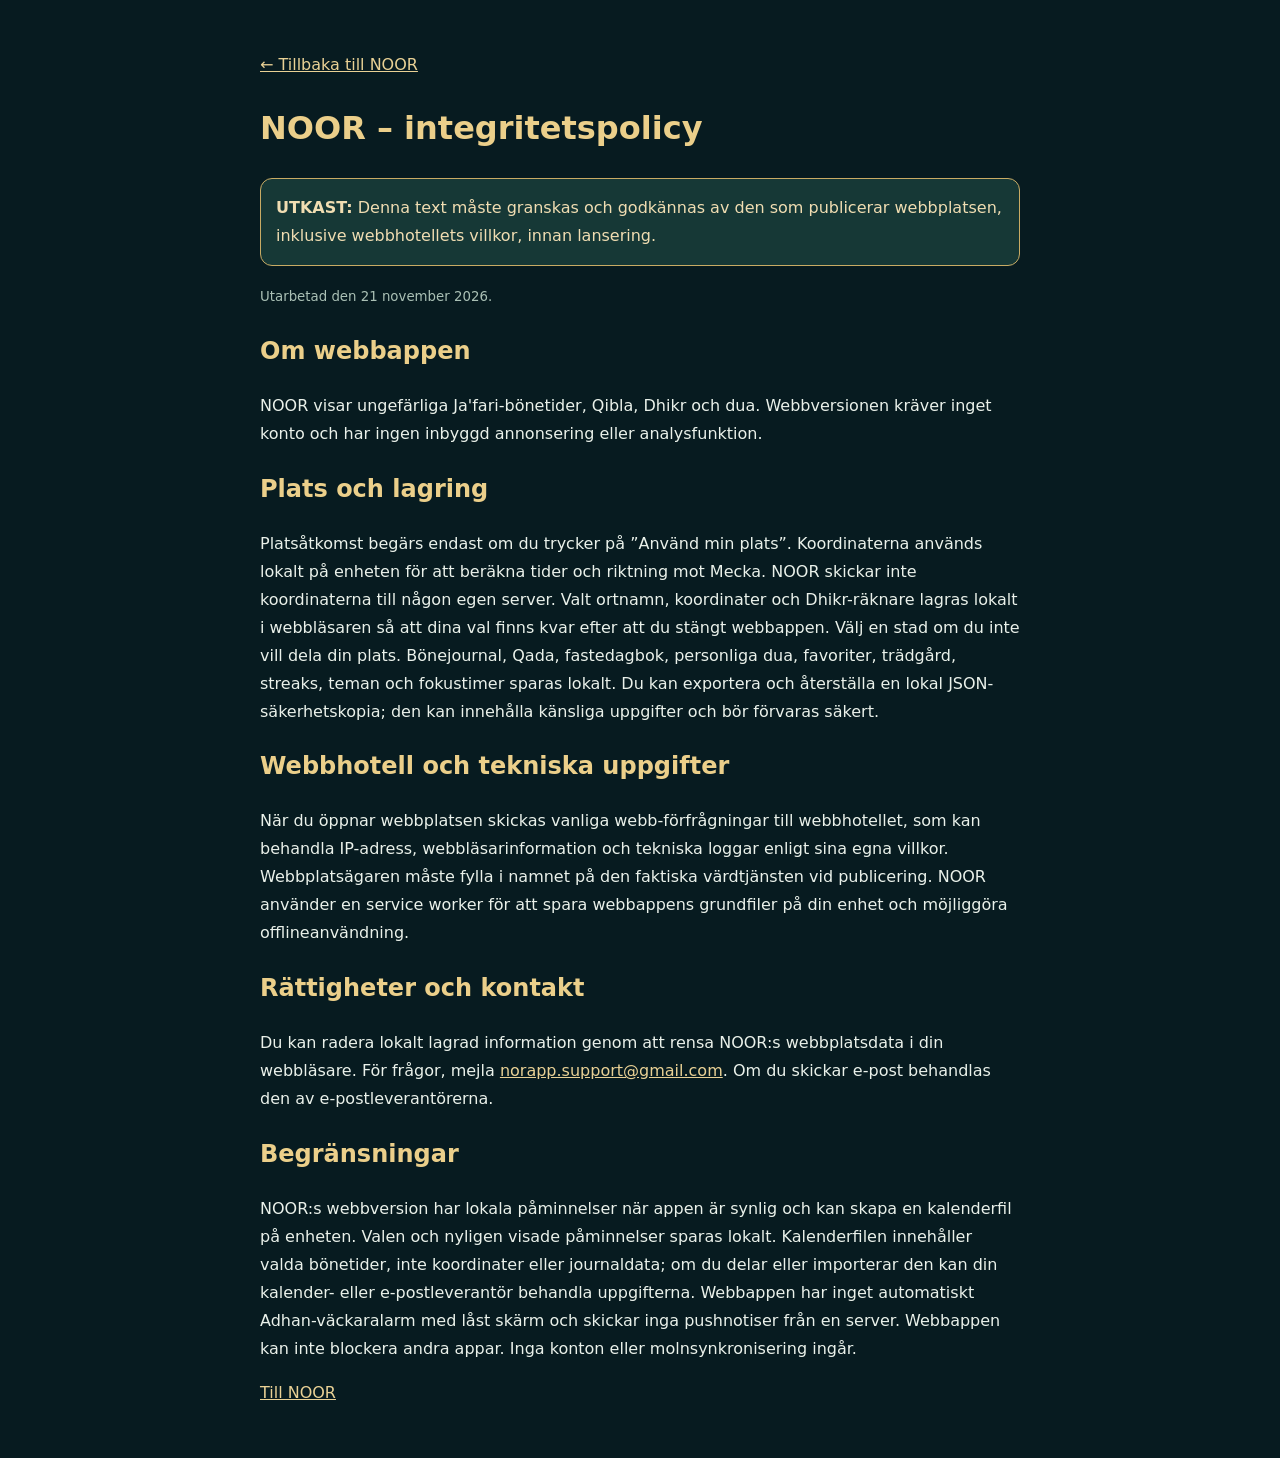
<file: integritet.html>
<!doctype html><html lang="sv"><head><meta charset="utf-8"><meta name="viewport" content="width=device-width,initial-scale=1"><meta name="theme-color" content="#092b2b"><title>NOOR – Integritetspolicy (utkast)</title><style>body{max-width:760px;margin:0 auto;padding:35px 22px;background:#071b20;color:#eaf1ea;font:16px/1.75 system-ui,sans-serif}h1,h2{color:#ebcf8a}a{color:#e9d195}.notice{border:1px solid #c8ab64;border-radius:12px;padding:15px;color:#f0ddb2;background:#163836}small{color:#aac0b5}</style></head><body><p><a href="./">← Tillbaka till NOOR</a></p><h1>NOOR – integritetspolicy</h1><p class="notice"><strong>UTKAST:</strong> Denna text måste granskas och godkännas av den som publicerar webbplatsen, inklusive webbhotellets villkor, innan lansering.</p><p><small>Utarbetad den 21 november 2026.</small></p><h2>Om webbappen</h2><p>NOOR visar ungefärliga Ja'fari-bönetider, Qibla, Dhikr och dua. Webbversionen kräver inget konto och har ingen inbyggd annonsering eller analysfunktion.</p><h2>Plats och lagring</h2><p>Platsåtkomst begärs endast om du trycker på ”Använd min plats”. Koordinaterna används lokalt på enheten för att beräkna tider och riktning mot Mecka. NOOR skickar inte koordinaterna till någon egen server. Valt ortnamn, koordinater och Dhikr-räknare lagras lokalt i webbläsaren så att dina val finns kvar efter att du stängt webbappen. Välj en stad om du inte vill dela din plats. Bönejournal, Qada, fastedagbok, personliga dua, favoriter, trädgård, streaks, teman och fokustimer sparas lokalt. Du kan exportera och återställa en lokal JSON-säkerhetskopia; den kan innehålla känsliga uppgifter och bör förvaras säkert.</p><h2>Webbhotell och tekniska uppgifter</h2><p>När du öppnar webbplatsen skickas vanliga webb-förfrågningar till webbhotellet, som kan behandla IP-adress, webbläsarinformation och tekniska loggar enligt sina egna villkor. Webbplatsägaren måste fylla i namnet på den faktiska värdtjänsten vid publicering. NOOR använder en service worker för att spara webbappens grundfiler på din enhet och möjliggöra offlineanvändning.</p><h2>Rättigheter och kontakt</h2><p>Du kan radera lokalt lagrad information genom att rensa NOOR:s webbplatsdata i din webbläsare. För frågor, mejla <a href="mailto:norapp.support@gmail.com">norapp.support@gmail.com</a>. Om du skickar e-post behandlas den av e-postleverantörerna.</p><h2>Begränsningar</h2><p>NOOR:s webbversion har lokala påminnelser när appen är synlig och kan skapa en kalenderfil på enheten. Valen och nyligen visade påminnelser sparas lokalt. Kalenderfilen innehåller valda bönetider, inte koordinater eller journaldata; om du delar eller importerar den kan din kalender- eller e-postleverantör behandla uppgifterna. Webbappen har inget automatiskt Adhan-väckaralarm med låst skärm och skickar inga pushnotiser från en server. Webbappen kan inte blockera andra appar. Inga konton eller molnsynkronisering ingår.</p><p><a href="./">Till NOOR</a></p></body></html>
</file>
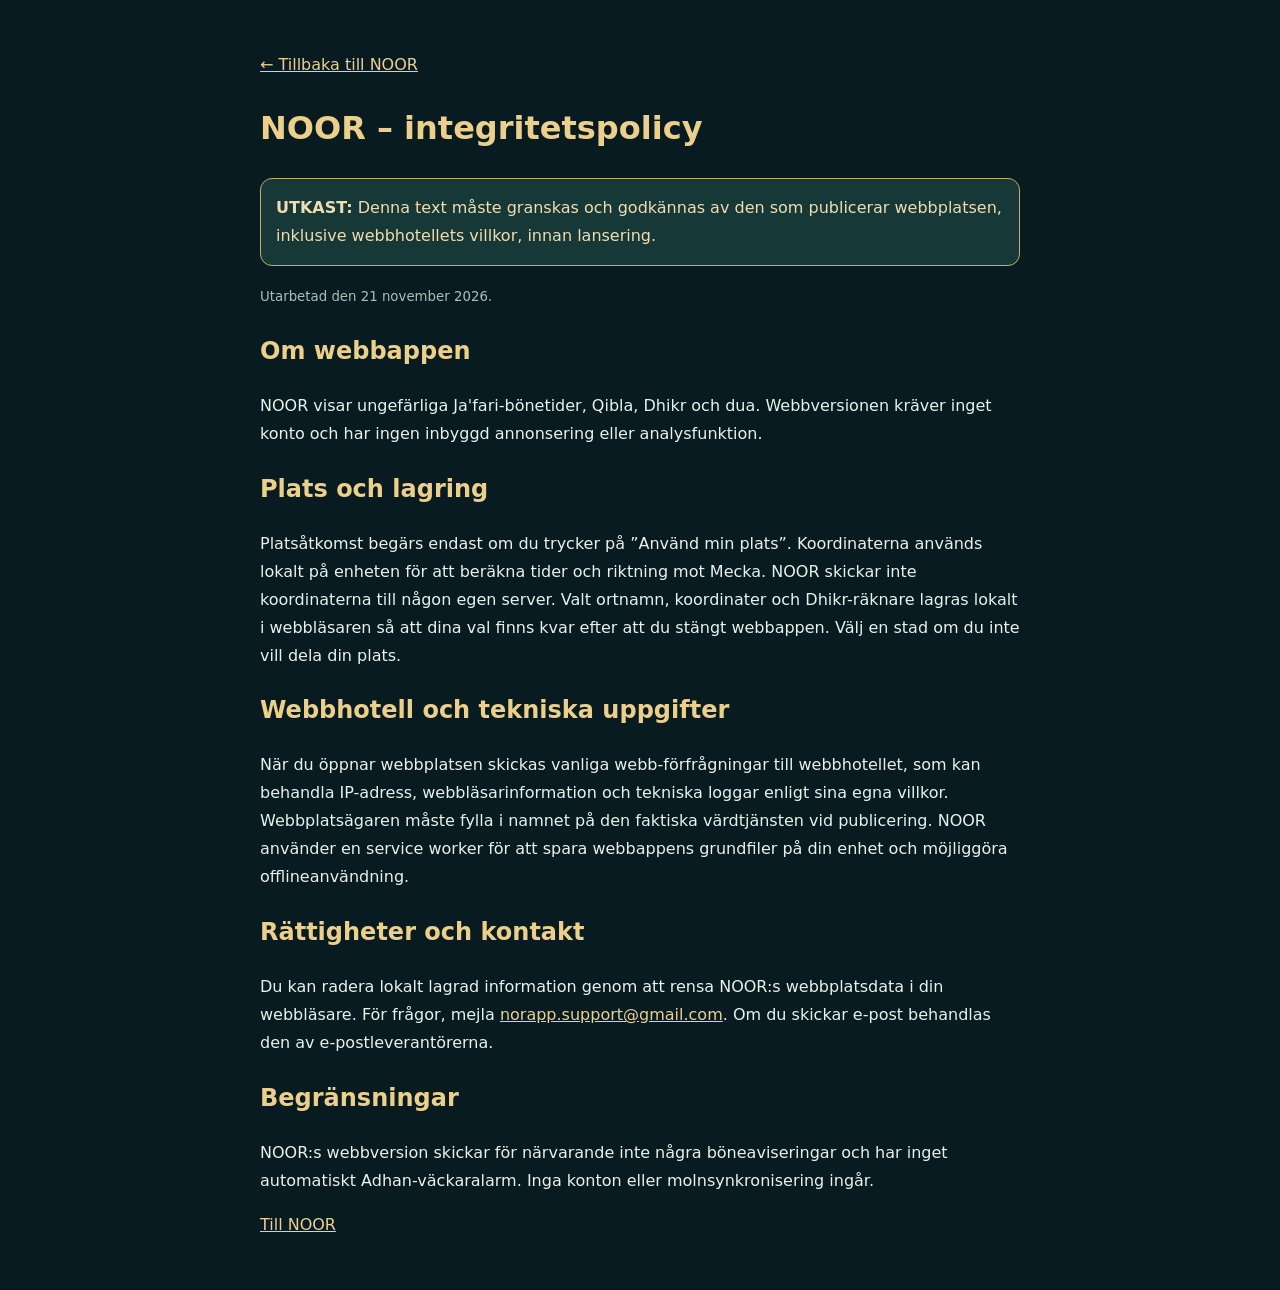
<file: NOOR-gratis-webbapp-iPhone-Android/integritet.html>
<!doctype html><html lang="sv"><head><meta charset="utf-8"><meta name="viewport" content="width=device-width,initial-scale=1"><meta name="theme-color" content="#092b2b"><title>NOOR – Integritetspolicy (utkast)</title><style>body{max-width:760px;margin:0 auto;padding:35px 22px;background:#071b20;color:#eaf1ea;font:16px/1.75 system-ui,sans-serif}h1,h2{color:#ebcf8a}a{color:#e9d195}.notice{border:1px solid #c8ab64;border-radius:12px;padding:15px;color:#f0ddb2;background:#163836}small{color:#aac0b5}</style></head><body><p><a href="./">← Tillbaka till NOOR</a></p><h1>NOOR – integritetspolicy</h1><p class="notice"><strong>UTKAST:</strong> Denna text måste granskas och godkännas av den som publicerar webbplatsen, inklusive webbhotellets villkor, innan lansering.</p><p><small>Utarbetad den 21 november 2026.</small></p><h2>Om webbappen</h2><p>NOOR visar ungefärliga Ja'fari-bönetider, Qibla, Dhikr och dua. Webbversionen kräver inget konto och har ingen inbyggd annonsering eller analysfunktion.</p><h2>Plats och lagring</h2><p>Platsåtkomst begärs endast om du trycker på ”Använd min plats”. Koordinaterna används lokalt på enheten för att beräkna tider och riktning mot Mecka. NOOR skickar inte koordinaterna till någon egen server. Valt ortnamn, koordinater och Dhikr-räknare lagras lokalt i webbläsaren så att dina val finns kvar efter att du stängt webbappen. Välj en stad om du inte vill dela din plats.</p><h2>Webbhotell och tekniska uppgifter</h2><p>När du öppnar webbplatsen skickas vanliga webb-förfrågningar till webbhotellet, som kan behandla IP-adress, webbläsarinformation och tekniska loggar enligt sina egna villkor. Webbplatsägaren måste fylla i namnet på den faktiska värdtjänsten vid publicering. NOOR använder en service worker för att spara webbappens grundfiler på din enhet och möjliggöra offlineanvändning.</p><h2>Rättigheter och kontakt</h2><p>Du kan radera lokalt lagrad information genom att rensa NOOR:s webbplatsdata i din webbläsare. För frågor, mejla <a href="mailto:norapp.support@gmail.com">norapp.support@gmail.com</a>. Om du skickar e-post behandlas den av e-postleverantörerna.</p><h2>Begränsningar</h2><p>NOOR:s webbversion skickar för närvarande inte några böneaviseringar och har inget automatiskt Adhan-väckaralarm. Inga konton eller molnsynkronisering ingår.</p><p><a href="./">Till NOOR</a></p></body></html>
</file>
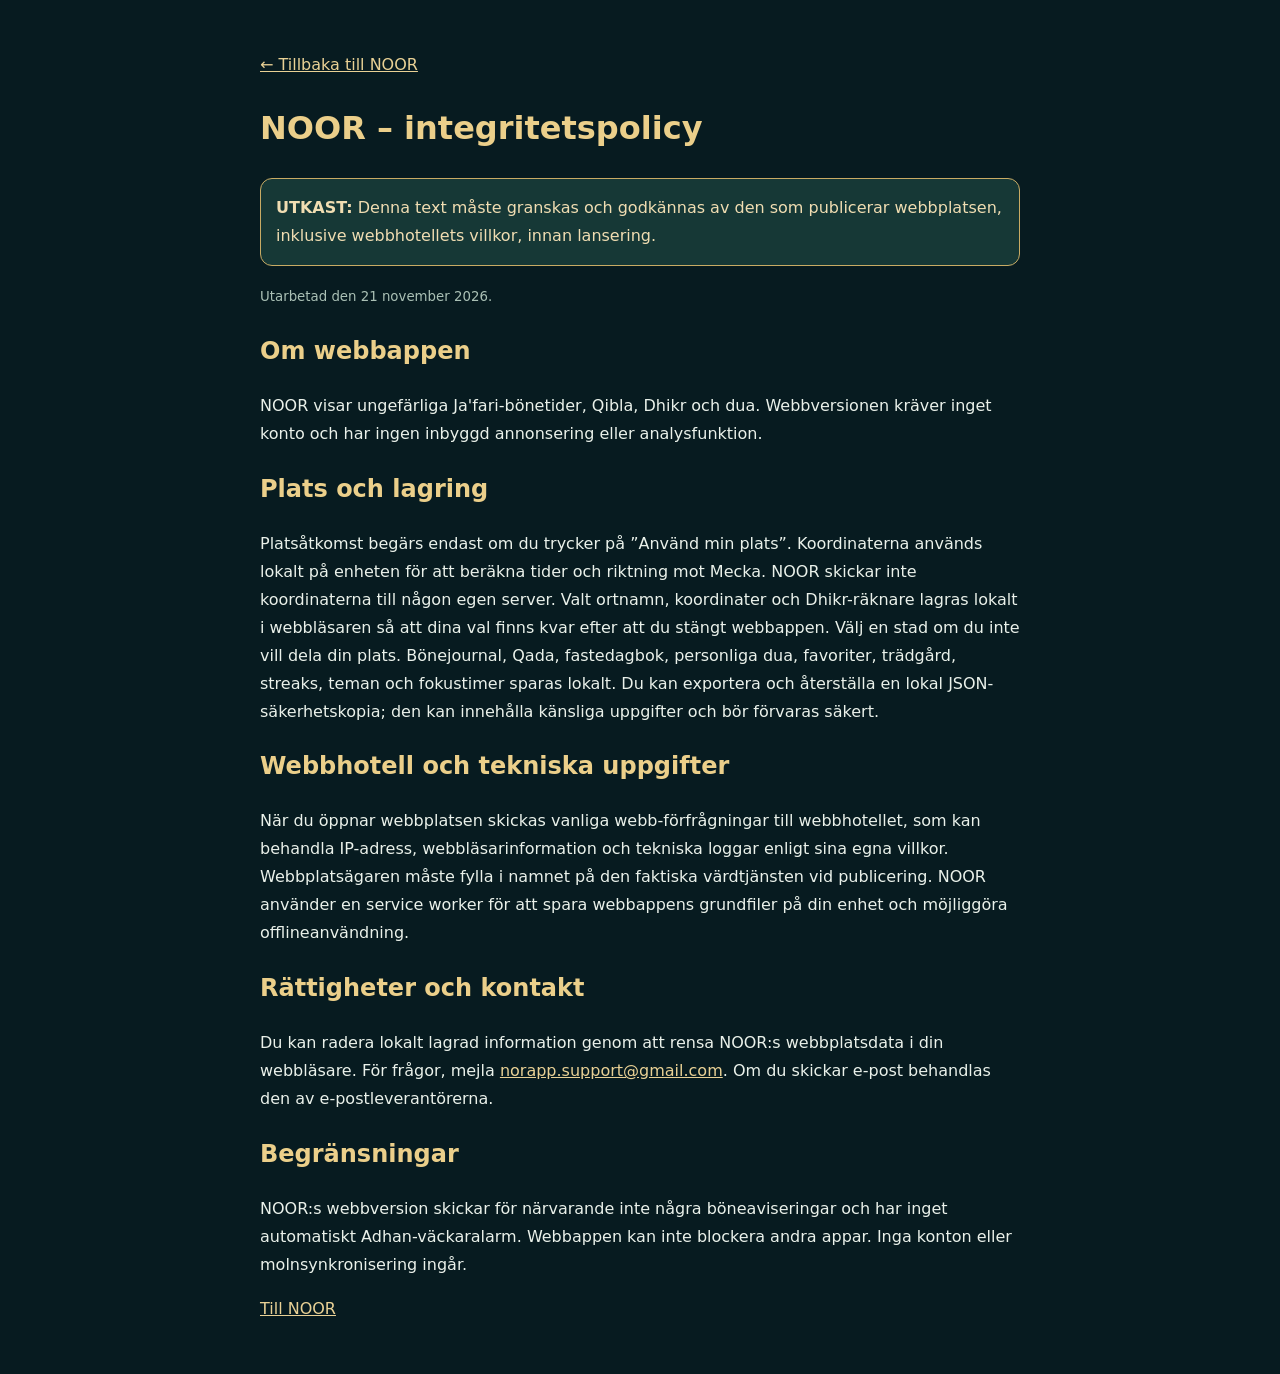
<file: NOOR-v9.5.5-iPhone-webb-uppdatering/integritet.html>
<!doctype html><html lang="sv"><head><meta charset="utf-8"><meta name="viewport" content="width=device-width,initial-scale=1"><meta name="theme-color" content="#092b2b"><title>NOOR – Integritetspolicy (utkast)</title><style>body{max-width:760px;margin:0 auto;padding:35px 22px;background:#071b20;color:#eaf1ea;font:16px/1.75 system-ui,sans-serif}h1,h2{color:#ebcf8a}a{color:#e9d195}.notice{border:1px solid #c8ab64;border-radius:12px;padding:15px;color:#f0ddb2;background:#163836}small{color:#aac0b5}</style></head><body><p><a href="./">← Tillbaka till NOOR</a></p><h1>NOOR – integritetspolicy</h1><p class="notice"><strong>UTKAST:</strong> Denna text måste granskas och godkännas av den som publicerar webbplatsen, inklusive webbhotellets villkor, innan lansering.</p><p><small>Utarbetad den 21 november 2026.</small></p><h2>Om webbappen</h2><p>NOOR visar ungefärliga Ja'fari-bönetider, Qibla, Dhikr och dua. Webbversionen kräver inget konto och har ingen inbyggd annonsering eller analysfunktion.</p><h2>Plats och lagring</h2><p>Platsåtkomst begärs endast om du trycker på ”Använd min plats”. Koordinaterna används lokalt på enheten för att beräkna tider och riktning mot Mecka. NOOR skickar inte koordinaterna till någon egen server. Valt ortnamn, koordinater och Dhikr-räknare lagras lokalt i webbläsaren så att dina val finns kvar efter att du stängt webbappen. Välj en stad om du inte vill dela din plats. Bönejournal, Qada, fastedagbok, personliga dua, favoriter, trädgård, streaks, teman och fokustimer sparas lokalt. Du kan exportera och återställa en lokal JSON-säkerhetskopia; den kan innehålla känsliga uppgifter och bör förvaras säkert.</p><h2>Webbhotell och tekniska uppgifter</h2><p>När du öppnar webbplatsen skickas vanliga webb-förfrågningar till webbhotellet, som kan behandla IP-adress, webbläsarinformation och tekniska loggar enligt sina egna villkor. Webbplatsägaren måste fylla i namnet på den faktiska värdtjänsten vid publicering. NOOR använder en service worker för att spara webbappens grundfiler på din enhet och möjliggöra offlineanvändning.</p><h2>Rättigheter och kontakt</h2><p>Du kan radera lokalt lagrad information genom att rensa NOOR:s webbplatsdata i din webbläsare. För frågor, mejla <a href="mailto:norapp.support@gmail.com">norapp.support@gmail.com</a>. Om du skickar e-post behandlas den av e-postleverantörerna.</p><h2>Begränsningar</h2><p>NOOR:s webbversion skickar för närvarande inte några böneaviseringar och har inget automatiskt Adhan-väckaralarm. Webbappen kan inte blockera andra appar. Inga konton eller molnsynkronisering ingår.</p><p><a href="./">Till NOOR</a></p></body></html>
</file>
<file: styles.css>
:root{color-scheme:dark;--ink:#071d21;--panel:#0c2a30;--panel2:#103b3b;--gold:#d7b56d;--gold2:#f2d998;--white:#f7f5ed;--soft:#b1c3c1;--line:rgba(219,191,129,.19);--muted:rgba(218,235,227,.68);font-family:-apple-system,BlinkMacSystemFont,"Segoe UI",Roboto,"Helvetica Neue",Arial,sans-serif}
*{box-sizing:border-box}html{scroll-behavior:smooth}body{margin:0;background:#071b20;color:var(--white);line-height:1.55;overflow-x:hidden}button,select{font:inherit}button{cursor:pointer}a{color:inherit}button:focus-visible,a:focus-visible,select:focus-visible{outline:3px solid var(--gold2);outline-offset:3px}button:disabled{cursor:not-allowed;opacity:.55}[hidden]{display:none!important}.wrap{width:min(1140px,calc(100% - 46px));margin-inline:auto}.ambient{position:absolute;pointer-events:none;border-radius:50%;filter:blur(120px);z-index:-1}.ambient-one{background:#164d49;width:490px;height:490px;top:-160px;right:-170px;opacity:.65}.ambient-two{background:#16504c;width:430px;height:430px;top:880px;left:-290px;opacity:.28}
.site-header{height:91px;display:flex;align-items:center;gap:28px;border-bottom:1px solid rgba(241,222,164,.08)}.brand{display:inline-flex;align-items:center;gap:12px;text-decoration:none;font-size:22px;font-weight:760;letter-spacing:.18em}.brand img{border-radius:13px}.brand em{font-style:normal;letter-spacing:0;color:var(--gold);margin-left:1px;font-size:17px}.top-links{margin-left:auto;display:flex;gap:30px}.top-links a{font-size:13px;text-decoration:none;color:#cddbd7}.top-links a:hover{color:var(--gold2)}.free-mark{font-size:10px;letter-spacing:.16em;border:1px solid var(--line);padding:8px 14px;border-radius:50px;color:var(--gold2)}
.intro{display:grid;grid-template-columns:1.2fr .8fr;min-height:508px;align-items:center;gap:40px;padding-block:67px 89px}.eyebrow{font-size:11px;letter-spacing:.24em;font-weight:750;color:var(--gold);margin:0 0 16px}.tiny-moon{font-size:19px;margin-right:8px}.intro h1{font-size:clamp(42px,5.3vw,73px);line-height:1.085;letter-spacing:-.055em;max-width:700px;margin:0 0 24px;font-weight:745}.intro h1 span,.install-heading h2 span,.app-aside h2 span{color:var(--gold2)}.hero-lead{max-width:548px;color:#b9cecc;font-size:17px;line-height:1.8;margin:0 0 31px}.hero-actions{display:flex;gap:12px;flex-wrap:wrap}.btn{border-radius:11px;border:1px solid transparent;padding:13px 21px;font-size:13px;font-weight:750;min-height:46px;display:inline-flex;align-items:center;justify-content:center;gap:9px;text-decoration:none;transition:background .15s,transform .15s}.btn:active{transform:scale(.99)}.btn-gold{color:#102825;background:linear-gradient(120deg,#e6c480,#c6a05c)}.btn-gold:hover{background:#f1d496}.btn-outline{background:transparent;color:#e8d9ad;border-color:rgba(223,194,126,.55)}.btn-outline:hover{background:rgba(223,194,126,.11)}.quiet{font-size:12px;color:#96b2ad;margin-top:22px}.small-check{color:var(--gold)}.middle-dot{padding:0 8px}.hero-symbol{position:relative;width:min(95%,350px);aspect-ratio:1;margin:auto;display:grid;place-items:center;isolation:isolate}.hero-symbol::before{content:"";position:absolute;inset:42px;border-radius:50%;background:radial-gradient(circle,#204a40 3%,#123633 55%,transparent 70%);z-index:-2;filter:blur(4px)}.halo{position:absolute;border:1px solid rgba(207,165,88,.23);border-radius:50%;aspect-ratio:1}.halo-outer{inset:0}.halo-inner{inset:22px}.halo-outer::before,.halo-outer::after{content:"✦";position:absolute;color:#d5b36a;font-size:14px}.halo-outer::before{top:10%;left:10%}.halo-outer::after{bottom:7%;right:14%}.hero-crescent{font-size:125px;color:#e4be73;line-height:1;transform:translateY(-22px);text-shadow:0 9px 70px rgba(217,175,100,.3)}.hero-arabic{position:absolute;bottom:54px;font-size:16px;color:#b6cfc8;direction:rtl}
.app-area{padding-bottom:105px}.app-heading{display:flex;justify-content:space-between;align-items:flex-end;margin-bottom:30px;gap:20px}.app-heading h2{font-size:clamp(25px,3.3vw,37px);letter-spacing:-.03em;margin:0}.muted-gold{color:var(--gold2)}.app-heading>p{color:var(--soft);font-size:13px;max-width:300px;text-align:right;margin:0}.phone-surround{border:1px solid rgba(195,173,113,.16);background:radial-gradient(ellipse at 16% 5%,rgba(20,89,79,.38),transparent 45%),linear-gradient(130deg,#0d2930,#081f25);border-radius:30px;padding:43px 46px;display:grid;grid-template-columns:390px 1fr;align-items:center;gap:clamp(30px,7vw,115px)}.phone{border:7px solid #193338;border-radius:38px;width:100%;max-width:390px;box-shadow:0 29px 72px #031216b3,0 0 0 1px #4d6b63;background:#0c2c2d;overflow:hidden;min-height:750px;display:flex;flex-direction:column}.app-top{padding:25px 23px 15px;background:#0b2b30}.app-toprow{display:flex;justify-content:space-between;align-items:center}.app-mark{font-weight:800;letter-spacing:.12em;color:var(--gold2);font-size:14px}.app-mark b{margin-left:5px}.app-mark span{letter-spacing:0;font-size:15px}.icon-btn{background:#163b3e;border:1px solid rgba(222,196,130,.15);border-radius:11px;width:34px;height:34px;color:#dbc187;font-size:18px}.loc-line{display:flex;align-items:center;gap:7px;font-size:11px;color:#b8c9c5;margin-top:15px}.loc-line>span:first-child{font-size:18px;color:var(--gold2)}.loc-dot{width:3px;height:3px;background:#6e948c;border-radius:50%}.app-content{flex:1;padding:0 16px 21px;min-height:590px}.tab-panel{animation:appear .2s ease-out}@keyframes appear{from{opacity:.75;transform:translateY(5px)}to{opacity:1;transform:none}}.prayer-hero{position:relative;background:linear-gradient(155deg,#19564f,#0c383a 68%,#072a30);border:1px solid rgba(222,187,118,.25);border-radius:19px;min-height:195px;overflow:hidden;padding:19px 20px;margin-bottom:24px}.prayer-kicker{font-size:10px;letter-spacing:.19em;color:#e5c783;font-weight:800;margin:0 0 9px}.next-prayer-title{font-size:24px;font-weight:740;letter-spacing:-.025em}.next-prayer-time{font-size:38px;font-weight:740;line-height:1.05;margin-top:2px;font-variant-numeric:tabular-nums}.countdown{margin-top:12px;color:#d2ddd4;font-size:11px}.skyline{position:absolute;right:-5px;bottom:0;width:190px;height:98px;opacity:.38}.dome{position:absolute;background:#81b3a0;bottom:0;border-radius:50% 50% 0 0}.dome-center{width:76px;height:58px;left:50px}.dome-small{width:44px;height:30px;left:9px}.dome-small.second{left:140px}.minaret{position:absolute;bottom:0;left:24px;width:9px;height:77px;background:#81b3a0;border-radius:30% 30% 0 0}.minaret.right{left:167px;height:87px}.section-title{display:flex;align-items:center;justify-content:space-between;margin-bottom:12px}.section-title h3{font-size:15px;margin:0}.section-sub{font-size:10px;color:var(--gold);letter-spacing:.1em}.prayer-list{display:grid;gap:7px}.prayer-row{display:flex;align-items:center;gap:12px;border:1px solid transparent;background:#123536;padding:11px 14px;border-radius:12px}.prayer-row.next{border-color:#d4b371;background:#1a4a42}.prayer-row.sunrise{background:rgba(28,58,57,.63);opacity:.9}.prayer-row .prayer-icon{width:29px;text-align:center;color:#cfbc88;font-size:19px}.prayer-info{flex:1;display:flex;flex-direction:column;line-height:1.35}.prayer-info strong{font-size:13px}.prayer-info small{color:#a5bdb5;font-size:10px}.prayer-row time{font-size:17px;letter-spacing:.02em;font-weight:760;font-variant-numeric:tabular-nums}.calc-note{color:#9cb3ac;font-size:10px;line-height:1.55;padding:0 4px;margin:10px 0 23px}.dua-card{border-radius:16px;background:linear-gradient(165deg,#163c3a,#0d2c32);border:1px solid rgba(215,181,109,.2);padding:19px}.dua-top{display:flex;justify-content:space-between;gap:8px;color:#ddb875;font-size:10px;letter-spacing:.08em;font-weight:750}.dua-top>span:last-child{color:#b1c5bb;font-size:10px;letter-spacing:0}.dua-arabic{font-size:23px;line-height:2.2;color:#f4e5be;margin:10px 0;text-align:center;font-family:Georgia,"Times New Roman",serif}.dua-translation{font-size:12px;line-height:1.75;color:#cfddd7;margin:0}.bottom-nav{margin-top:auto;background:#0a262a;border-top:1px solid rgba(227,190,117,.17);padding:10px 10px 15px;display:grid;grid-template-columns:repeat(4,1fr)}.nav-link{display:flex;align-items:center;flex-direction:column;gap:2px;background:none;border:0;color:#9baea9;font-size:10px;padding:2px 0 0}.nav-link span{font-size:24px;line-height:1.5}.nav-link.active{color:#f2d293}.page-title{font-size:27px;margin:23px 8px 0}.page-subtitle{font-size:12px;color:#9fb6ae;margin:4px 8px 23px}.qibla-card,.dhikr-card,.setting-card{background:linear-gradient(160deg,#153b3b,#0c2b30);border:1px solid rgba(213,183,113,.16);border-radius:17px;padding:22px 18px;margin-bottom:15px}.compass{position:relative;aspect-ratio:1;width:min(270px,100%);border:2px solid rgba(209,173,104,.55);border-radius:50%;margin:15px auto 18px;background:repeating-conic-gradient(from 0deg,rgba(231,205,133,.13) 0deg 1deg,transparent 1deg 30deg),radial-gradient(circle,#184840 0%,#0b282e 72%)}.compass::after{content:"";position:absolute;inset:20px;border:1px solid rgba(221,193,125,.25);border-radius:50%}.compass-n,.compass-e,.compass-s,.compass-w{position:absolute;color:#e6c786;font-weight:800;font-size:13px;z-index:2}.compass-n{top:5px;left:50%;transform:translateX(-50%)}.compass-e{right:8px;top:50%;transform:translateY(-50%)}.compass-s{bottom:5px;left:50%;transform:translateX(-50%)}.compass-w{left:8px;top:50%;transform:translateY(-50%)}.compass-needle{position:absolute;inset:25px;display:flex;align-items:center;justify-content:center;z-index:2;transition:transform .28s ease-out}.needle-arrow{font-size:120px;line-height:1;color:#edcf83;text-shadow:0 2px 15px rgba(237,207,131,.5);transform:rotate(-90deg)}.compass-center{position:absolute;inset:0;display:grid;place-items:center;font-size:29px;z-index:3;pointer-events:none}.bearing{font-size:37px;text-align:center;color:#f4dda7;font-weight:780;line-height:1}.compass-legend{text-align:center;font-size:12px;color:#b7cac0;margin:5px 0 25px}.sensor-info{font-size:11px;line-height:1.55;color:#afc4bc;margin:12px 0 0}.full-btn{width:100%}.dhikr-card{text-align:center}.dhikr-stage{font-size:10px;letter-spacing:.18em;color:#dcb974}.dhikr-arabic{font-family:Georgia,serif;font-size:30px;color:#f5e0b1;margin:15px 0 0}.dhikr-word{font-size:14px;color:#b6d3c6;margin:4px 0 18px}.dhikr-ring{--progress:0%;width:184px;height:184px;margin:0 auto 22px;border-radius:50%;background:conic-gradient(#e0bd75 var(--progress),#28534e var(--progress));display:flex;flex-direction:column;justify-content:center;align-items:center;position:relative}.dhikr-ring::before{content:"";position:absolute;inset:10px;background:#102f31;border-radius:50%}.dhikr-ring span,.dhikr-ring small{z-index:1}.dhikr-ring span{font-size:54px;font-weight:750;line-height:1}.dhikr-ring small{color:#a9c2b5;margin-top:8px}.dhikr-tap{background:linear-gradient(125deg,#dbb874,#b38d50);color:#102727;border:none;border-radius:14px;padding:16px 14px;font-weight:850;width:100%}.dhikr-tap span{margin-left:8px}.dhikr-progress{display:flex;justify-content:space-between;margin:23px 0 8px;font-size:11px;color:#bfd0c9}.text-btn{background:none;border:none;color:#efd69a;font-size:11px;padding:0}.progress-rail{height:7px;background:#204743;border-radius:9px;overflow:hidden}.progress-rail>div{background:#d9b46e;width:0%;height:100%;border-radius:9px;transition:width .2s}.setting-card{text-align:left}.setting-card h4{margin:0 0 10px;color:#ebd39b;font-size:14px}.setting-card label{display:block;font-size:13px;font-weight:720;margin-bottom:10px}.setting-card select{background:#08292e;color:#fff;border:1px solid #4c7168;padding:11px 9px;width:100%;border-radius:10px;margin:0 0 12px}.setting-card p{color:#b9cdc5;font-size:12px;line-height:1.65}.setting-card a{color:#e9cd8d}.load{font-size:12px;color:#c4d3c9}
.app-aside{padding:15px 0;max-width:460px}.aside-tag{color:#d8b66e;font-size:11px;letter-spacing:.2em;font-weight:760;margin-bottom:18px}.app-aside h2{font-size:clamp(30px,3.5vw,49px);letter-spacing:-.04em;line-height:1.14;margin:0 0 22px}.app-aside>p{color:#b2c7c1;line-height:1.85;font-size:14px;max-width:410px;margin-bottom:31px}.feature-item{display:flex;align-items:center;gap:17px;border-top:1px solid rgba(214,195,139,.13);padding:17px 0}.feature-item>span{font-size:27px;color:#e1c17a;width:40px;flex-shrink:0;text-align:center}.feature-item strong,.feature-item small{display:block}.feature-item strong{font-size:14px;color:#f8f5e9}.feature-item small{color:#a6bcb6;font-size:12px;margin-top:4px}
.install-section{border-top:1px solid rgba(221,190,110,.16);padding-top:83px;padding-bottom:88px}.install-heading{text-align:center;max-width:720px;margin:0 auto 36px}.install-heading h2{font-size:clamp(30px,4vw,49px);letter-spacing:-.04em;line-height:1.15;margin:0 0 18px}.install-heading>p:last-child{color:var(--soft);font-size:14px}.install-cards{display:grid;grid-template-columns:1fr 1fr;gap:23px}.install-card{background:linear-gradient(165deg,#103638,#0c292f);border-radius:20px;border:1px solid rgba(219,185,120,.2);padding:29px;min-height:410px;display:flex;flex-direction:column}.platform-symbol{font-size:30px;color:#e1bf7b;line-height:1}.install-card h3{font-size:23px;margin:16px 0 4px}.install-card>p{font-size:13px;color:#b9cdc4;margin:0}.install-card ol{padding-left:22px;margin:22px 0;flex:1;color:#cadbd2;font-size:13px;line-height:1.8}.install-card li{padding:4px 0}.apk-link{font-size:12px;text-align:center;color:#e6cb94;margin-top:16px}.apk-link.disabled{color:#97a8a2;text-decoration:none;cursor:default}.install-footnote{font-size:12px;color:#a7bdb5;max-width:850px;text-align:center;line-height:1.7;margin:28px auto 0}.footer{border-top:1px solid rgba(218,193,124,.15);padding:35px 0 32px;display:flex;flex-wrap:wrap;align-items:center;column-gap:20px}.footer-brand{font-size:21px;font-weight:800;letter-spacing:.13em;color:#e0c07f}.footer-brand span{letter-spacing:0;font-weight:400}.footer p{margin:0;color:#a0b8af;font-size:12px}.footer-links{margin-left:auto;display:flex;gap:19px;font-size:12px}.footer-links a{color:#e6cf97;text-decoration:none}.footer small{width:100%;color:#8ea8a0;font-size:10px;margin-top:21px}.modal-backdrop{position:fixed;inset:0;z-index:15;display:flex;align-items:center;justify-content:center;background:#06151de0;padding:20px}.modal-card{position:relative;background:#123639;border:1px solid #a38a5a;border-radius:22px;max-width:420px;padding:28px 26px;color:#eaf5ef;box-shadow:0 22px 100px #000c}.modal-card h2{font-size:25px}.modal-card p{color:#cadbd2;line-height:1.7;font-size:14px}.modal-close{position:absolute;right:16px;top:10px;border:0;background:none;color:#e4d3aa;font-size:30px}
@media(max-width:960px){.phone-surround{grid-template-columns:1fr 1fr;padding:28px;gap:26px}.phone{min-height:720px}.app-aside h2{font-size:35px}}@media(max-width:710px){.wrap{width:min(100% - 30px,520px)}.site-header{height:75px}.site-header .top-links{display:none}.free-mark{margin-left:auto;font-size:9px;padding:7px 9px}.intro{grid-template-columns:1fr;padding-top:58px;padding-bottom:54px;min-height:unset;gap:24px}.intro h1{font-size:clamp(38px,10vw,60px)}.hero-lead{font-size:15px}.hero-symbol{display:none}.app-heading{flex-direction:column;align-items:flex-start;gap:7px}.app-heading>p{text-align:left}.phone-surround{grid-template-columns:1fr;justify-items:center;padding:17px 8px 35px;border-radius:22px}.phone{max-width:390px;border-width:5px;min-height:720px}.app-aside{padding:28px 18px 0;max-width:390px}.install-section{padding-top:60px}.install-cards{grid-template-columns:1fr}.footer{gap:14px}.footer-links{margin-left:0;width:100%}}@media(prefers-reduced-motion:reduce){*,*::before,*::after{scroll-behavior:auto!important;animation:none!important;transition:none!important}}
/* NOOR 9.5.5 Web */
:root{--ab:#0b2520;--ac:#17392e;--as:#b7cec0;--at:#faf7ed;--ag:#edcf8f;--ae:#507061}
:root[data-noor-theme=Midnight]{--ab:#101a30;--ac:#23334f;--as:#c0cce3;--ag:#cbdcf9;--ae:#536580}
:root[data-noor-theme=Ivory]{--ab:#f5efe3;--ac:#fffaf0;--as:#5d5141;--at:#29271e;--ag:#76551a;--ae:#b6a589}
:root[data-noor-theme=Karbala]{--ab:#29141c;--ac:#502c38;--as:#e2c4cd;--ag:#efd0a0;--ae:#8d5e6d}
:root[data-noor-theme=Najaf]{--ab:#133737;--ac:#20514e;--as:#c1dfd8;--ag:#f0d098;--ae:#618d86}
:root[data-noor-theme=AMOLED]{--ab:#000;--ac:#161616;--as:#c5c5c5;--ag:#e9cb8c;--ae:#555}
.phone{background:var(--ab);color:var(--at);max-width:430px}.phone .app-top,.phone .bottom-nav{background:var(--ab);color:var(--at)}.phone :is(.prayer-hero,.prayer-row,.dua-card,.dhikr-card,.qibla-card,.setting-card){background:var(--ac);color:var(--at);border-color:var(--ae)}.phone :is(.app-mark,.next-prayer-time,.next-prayer-title,.page-title,.section-title h3,.nav-link.active,.dua-arabic,.dhikr-arabic,.bearing){color:var(--ag)}.phone :is(.loc-line,.page-subtitle,.calc-note,.sensor-info,.nav-link,.prayer-info small,.dua-translation,.setting-card p,.section-sub,.countdown,.compass-legend,.dhikr-word){color:var(--as)}.phone :is(.prayer-row time,.prayer-info strong,.setting-card label,.setting-card h4,.dhikr-ring span){color:var(--at)}.phone .nav-link.active{color:var(--ag)}.phone .bottom-nav{grid-template-columns:repeat(5,minmax(0,1fr));padding-inline:4px}.phone .nav-link{min-height:46px;font-size:10px}.phone .nav-link span{font-size:21px}.web-version{font-size:10px;letter-spacing:0;color:var(--as)}
.web-card{background:var(--ac);border:1px solid var(--ae);padding:15px;border-radius:17px;margin:12px 0;overflow-wrap:anywhere}.web-card h4{font-size:16px;color:var(--ag);margin:0 0 10px}.web-card p{margin:8px 0}.web-card small{display:block;color:var(--as);margin:8px 0}.web-group,.web-shortcuts{display:flex;gap:7px;align-items:center;flex-wrap:wrap;margin:9px 0}.web-group strong{margin-right:auto}.web-btn{min-height:44px;border:1px solid var(--ae);background:var(--ab);color:var(--at);border-radius:10px;font-weight:650;padding:8px 12px;font-size:13px}.web-btn.selected{color:var(--ag);border-color:var(--ag)}.web-toggle{display:flex;gap:10px;align-items:center;min-height:44px;font-size:14px}.web-toggle input{width:20px;height:20px;accent-color:#398361;flex-shrink:0}.phone input:not([type=checkbox]),.phone select,.phone textarea{background:var(--ab);color:var(--at);border:1px solid var(--ae);border-radius:10px;padding:10px;min-height:44px;max-width:100%;font:inherit;font-size:16px}.phone select,.phone textarea,.phone input[type=search],.phone input[type=file],.phone input[type=number]{width:100%;margin:5px 0}.phone textarea{min-height:90px;resize:vertical}.web-prayer-mark{display:grid;grid-template-columns:1fr 1.7fr;gap:10px;align-items:center;padding:4px 0}.web-bars{display:grid;grid-template-columns:repeat(30,minmax(0,1fr));gap:2px;align-items:end;height:80px;border-bottom:1px solid var(--ae)}.web-bar{background:var(--ag);border:0;padding:0;border-radius:4px 4px 0 0;height:calc(4px + var(--n)*14px);min-width:0}.web-guide-img{display:block;width:100%;height:230px;object-fit:contain;background:#eae6d9;border-radius:12px;margin:12px 0}.child-guide .web-guide-img{height:290px}.child-guide>p{font-size:19px}.web-ar{font-size:25px;line-height:1.85;white-space:pre-line;text-align:right}.web-pronunciation{white-space:pre-line;color:var(--ag)}.web-card progress{width:100%;accent-color:#448967}.web-timer{font-size:38px;font-weight:700;text-align:center;padding:20px;font-variant-numeric:tabular-nums;color:var(--ag)}.web-milestone{padding:8px;border-bottom:1px solid var(--ae)}.oasis-entry{display:flex;flex-direction:column;gap:5px;border:1px solid var(--ae);border-radius:16px;padding:18px;margin:14px 0;width:100%;text-align:left;background:linear-gradient(120deg,var(--ac),var(--ab));color:var(--at)}.oasis-entry span,.oasis-entry small{color:var(--ag)}.oasis-entry strong{font-size:19px}
.web-garden{height:270px;position:relative;overflow:hidden;border-radius:15px;background:linear-gradient(#b6d9da,#f3d6a0);isolation:isolate}.web-garden.night{background:linear-gradient(#152743,#4b746a)}.garden-sun{position:absolute;top:20px;right:25px;background:#ffedbd;width:43px;height:43px;border-radius:50%;box-shadow:0 0 30px #fff2b266}.night .garden-sun{background:#f5edcb}.garden-hill{position:absolute;left:-20%;top:35%;width:140%;height:100%;background:radial-gradient(ellipse at 45% 5%,#b4c581,#628c59 67%);border-radius:50% 50% 0 0}.night .garden-hill{background:radial-gradient(ellipse at 45% 5%,#547c64,#294f40 67%)}.garden-path{position:absolute;bottom:-15px;left:36%;width:31%;height:58%;background:#d6c3a0;border-radius:100% 40% 0 0;transform:rotate(12deg);box-shadow:inset 3px 0 #b3a484}.garden-tree{position:absolute;width:49px;height:78px;transform-origin:bottom center;background:linear-gradient(90deg,#806244,#a58455) center bottom/8px 42px no-repeat;filter:drop-shadow(5px 7px 2px #214a403c)}.garden-tree:before{content:'';position:absolute;inset:0 0 20px;border-radius:50% 50% 45% 45%;background:radial-gradient(ellipse at 28% 28%,#99b77d,#568557 50%,#2a5c42 83%)}.garden-fountain{position:absolute;left:36%;bottom:30%;width:90px;height:44px;border:6px solid #e8dfc7;border-radius:50%;background:#7fc5c5;box-shadow:0 5px #a99e8b}.garden-fountain:before{content:'';position:absolute;left:43%;bottom:14px;width:12px;height:40px;border-radius:100% 100% 0 0;background:#e2faf7;animation:water 1.8s ease-in-out infinite alternate}.garden-pavilion{position:absolute;top:23%;left:40%;width:65px;height:65px;border:8px solid #e8d9b4;border-radius:50% 50% 5px 5px;background:#648678}.garden-grove{position:absolute;top:40%;left:5%;width:70px;height:25px;border-radius:50%;background:#6e975f}.garden-roses{position:absolute;bottom:8%;left:5%;color:#ffd3dc;font-size:26px}.garden-star{position:absolute;top:8%;left:30%;color:#ffe4a2;font-size:38px}.garden-slot{position:absolute;bottom:10%;width:44px;height:44px;padding:0;border-radius:50%;background:#e3d4a7;color:#315840;border-color:#fff2c8;font-size:20px}.garden-slot:nth-last-child(2){bottom:20%}@keyframes water{to{transform:scaleY(.65);opacity:.65}}
.noor-standalone body{background:var(--ab)}.noor-standalone :is(.site-header,.intro,.app-heading,.app-aside,.install-section,.footer,.ambient){display:none}.noor-standalone :is(.app-area,.phone-surround){width:100%;margin:0;padding:0;border:0;display:block;border-radius:0;background:none}.noor-standalone .phone{width:100%;max-width:none;height:100vh;height:100dvh;min-height:0;border:0;border-radius:0;box-shadow:none}.noor-standalone .app-top{padding-top:max(14px,env(safe-area-inset-top));flex-shrink:0}.noor-standalone .app-content{overflow-y:auto;min-height:0;flex:1}.noor-standalone .bottom-nav{padding-bottom:max(10px,env(safe-area-inset-bottom));flex-shrink:0}@media(prefers-reduced-motion:reduce){*,*:before,*:after{animation:none!important;transition:none!important;scroll-behavior:auto!important}}

#alarm-settings fieldset{border:1px solid var(--ae);border-radius:10px;padding:10px;margin:12px 0}#alarm-settings input[type=checkbox]{accent-color:#b89554;width:19px;height:19px;vertical-align:middle;margin-right:8px}#alarm-settings button{margin:5px 0}#alarm-banner strong{display:block;margin-bottom:8px;color:var(--ag)}#alarm-settings a{color:var(--ag)}

/* Qibla 9.5.6: north-up fallback, rotating dial, readable touch controls. */
.qibla-quick{display:grid;grid-template-columns:repeat(2,minmax(0,1fr));gap:8px;margin:0 0 18px}.qibla-quick .btn{font-size:12px;min-height:44px;white-space:normal;padding:9px}.qibla-new{text-align:center}.qibla-dial-shell{position:relative;aspect-ratio:1;width:min(100%,292px);margin:22px auto;background:#0c2928;border:2px solid #bfa16c;border-radius:50%;color:#f8f6ed;overflow:visible}.qibla-dial{position:absolute;inset:8px;border-radius:50%;background:repeating-conic-gradient(from -1deg,#e1c893 0deg 1deg,transparent 1deg 5deg);transition:none}.qibla-dial::before{content:"";position:absolute;inset:10px;background:#0c2928;border:1px solid #476e65;border-radius:50%}.qibla-cardinal{position:absolute;font-weight:700;font-size:17px;width:28px;text-align:center;line-height:28px;color:#f8f6ed}.qn{top:20px;left:calc(50% - 14px);color:#f5b6a0}.qe{right:20px;top:calc(50% - 14px)}.qs{bottom:20px;left:calc(50% - 14px)}.qw{left:20px;top:calc(50% - 14px)}.qibla-pointer{position:absolute;inset:0;pointer-events:none;transition:none}.qibla-pointer span{position:absolute;top:15%;left:calc(50% - 3px);width:6px;height:35%;background:#f1d79c;border-radius:3px}.qibla-pointer span::before{content:"";position:absolute;left:-12px;top:-12px;border-left:15px solid transparent;border-right:15px solid transparent;border-bottom:26px solid #f1d79c}.qibla-center{position:absolute;left:50%;top:50%;transform:translate(-50%,-50%);background:#193b36;border-radius:50%;width:45px;height:45px;display:grid;place-items:center;font-size:24px}.qibla-top-mark{position:absolute;top:-6px;left:calc(50% - 5px);width:10px;height:10px;border-radius:50%;background:#fff}.qibla-new h4{font-size:18px;line-height:1.4;margin:10px 0}.qibla-new .full-btn{margin-top:8px;min-height:44px}.qibla-help{text-align:left;margin:12px 0;font-size:13px}.qibla-help summary{cursor:pointer;padding:10px}.qibla-help p{padding:0 10px}.qibla-new #qibla-distance{font-size:13px;margin:8px 0}@media(prefers-reduced-motion:reduce){.qibla-dial,.qibla-pointer{transition:none}}
/* Responsive update: retain existing theme and app functionality. */
.site-header{height:auto;min-height:75px;flex-wrap:wrap;padding-block:12px;gap:12px}.top-links{flex-wrap:wrap;gap:12px}.top-links a{display:inline-flex;align-items:center;min-height:44px}.intro>* ,.phone-surround>* ,.install-cards>*{min-width:0}.hero-actions{flex-wrap:wrap}.btn,.apk-link{white-space:normal;overflow-wrap:anywhere;min-height:44px}.apk-link{display:block;text-align:center;padding:12px}.phone .loc-line{flex-wrap:wrap}.phone .nav-link{overflow-wrap:anywhere;min-width:0}.web-card,.setting-card{overflow-wrap:anywhere}.modal-card{max-height:90dvh;overflow:auto}.footer{overflow-wrap:anywhere}.phone img{max-width:100%}.phone .web-group>*{max-width:100%}
@media(max-width:850px){.phone-surround{grid-template-columns:minmax(0,1fr);justify-items:center}.phone{max-width:540px}.app-aside{max-width:540px}.app-heading{flex-wrap:wrap}}
@media(max-width:710px){.wrap{width:calc(100% - 24px);max-width:540px}.site-header .top-links{display:flex;order:3;width:100%;margin:0;justify-content:space-between;gap:4px 10px}.top-links a{font-size:13px}.hero-actions .btn{flex:1 1 100%;text-align:center;justify-content:center}.phone-surround{padding:10px 0;border:0;background:none}.phone{max-width:none;border-width:1px;border-radius:20px;min-height:0}.app-content{min-width:0}.app-heading>p{text-align:left}.install-card{padding:20px}.phone .bottom-nav{padding-inline:2px}.phone .nav-link{font-size:10px}.intro h1{font-size:clamp(34px,9vw,48px)}.noor-standalone .phone{height:100dvh;border:0;border-radius:0}.noor-standalone .app-area{max-width:none}}

/* Mobile overflow fix: keep decorative glows within the viewport. */
html{overflow-x:clip}
body{overflow-x:clip}
.ambient-one{right:0;width:min(490px,100%)}
.ambient-two{left:0;width:min(430px,100%)}
@media(max-width:710px){
 .intro,.install-cards{grid-template-columns:minmax(0,1fr)}
 .phone,.phone-surround,.app-content,.tab-panel,.install-card{min-width:0;max-width:100%}
 .app-toprow,.section-title,.footer-links{flex-wrap:wrap}
 .prayer-info{min-width:0}
 .phone :is(input,select,textarea,fieldset){max-width:100%;min-width:0}
 .bottom-nav{grid-template-columns:repeat(5,minmax(0,1fr))}
 .app-content{overflow-wrap:anywhere}
 .noor-standalone .phone{max-width:none}
}

/* NOOR layout 5: prevent accidental horizontal panning; preserve pinch zoom. */
html{overflow-x:hidden;overscroll-behavior-x:none}
body{margin:0;max-width:100%;overflow-x:hidden;overscroll-behavior-x:none}
@media (max-width: 850px){
  html,body{touch-action:pan-y pinch-zoom}
  body{width:100%;background-image:radial-gradient(ellipse at top right,#164d4966,transparent 55%)}
  .ambient{display:none!important}
  main,.wrap,.intro,.phone-surround,.app-area,.install-cards,.install-card,.app-aside,.footer{min-width:0;max-width:100%}
  .intro,.phone-surround,.install-cards{grid-template-columns:minmax(0,1fr)}
  .site-header>* , .intro>* , .phone-surround>* , .install-cards>*{min-width:0;max-width:100%}
  .phone,.app-content,.tab-panel,.web-card,.setting-card{min-width:0;max-width:100%}
  .phone :is(img,svg,video,input,select,textarea,fieldset){max-width:100%}
  .top-links,.hero-actions,.app-toprow,.loc-line,.footer-links{flex-wrap:wrap}
  .hero-lead,.quiet,.install-card,.footer,.app-aside{overflow-wrap:anywhere}
  .noor-standalone .app-content{overflow-y:auto;overflow-x:hidden;overscroll-behavior-x:none}
}

/* Webbfix 6 – presentation above the real NOOR web application. */
html:not(.noor-standalone) body{background:#092821;color:#f7f2e7}
.landing-six{grid-template-columns:minmax(0,1.15fr) minmax(0,.85fr);gap:clamp(24px,6vw,80px);padding-block:clamp(36px,7vw,100px);min-height:0}
.landing-six h1{font-size:clamp(2.6rem,6vw,5.2rem);line-height:1.04;letter-spacing:-.05em}
.landing-six .hero-lead{font-size:clamp(1rem,2vw,1.25rem);max-width:38ch;color:#c0d0c5}
.landing-six .hero-actions .btn{font-size:.95rem;min-height:48px;line-height:1.35;text-align:center}
.landing-six .eyebrow{letter-spacing:.15em;font-size:.77rem}
.landing-preview{display:grid;place-items:center;min-width:0;background:radial-gradient(ellipse,#285749,transparent 72%);padding:16px}
.landing-phone{width:min(100%,260px);border:2px solid #b69b63;border-radius:30px;padding:24px 18px;background:#102e27;box-shadow:0 18px 50px #0005;text-align:center}
.landing-brand{color:#e5c688;font-weight:750;letter-spacing:.15em;margin:12px 0 20px}
.landing-prayer{font-size:2rem;color:#e5c688}.landing-tiles{display:grid;grid-template-columns:repeat(2,minmax(0,1fr));gap:8px;margin-top:24px}.landing-tiles span{background:#123a30;padding:14px 5px;border-radius:10px;font-size:.85rem}
.landing-back{display:none}.noor-standalone .landing-back{display:inline-flex;font-size:12px;min-height:44px;align-items:center;color:#e5c688}.noor-standalone .app-toprow{flex-wrap:wrap}
@media(max-width:850px){.landing-six{grid-template-columns:minmax(0,1fr);padding-block:32px 38px}.landing-six h1{font-size:clamp(2.35rem,9vw,4rem)}.landing-preview{padding:0 0 12px}.landing-six .hero-actions .btn{flex:1 1 100%;max-width:100%}.landing-six .hero-lead{margin-bottom:20px}.landing-six .quiet{margin-top:14px}}
</file>
<file: noor10-extra.css>
.noor10-heading{color:var(--gold2);margin:16px 0 8px;font-size:1.15rem;line-height:1.4}.noor10-muted{color:var(--soft);font-size:.92rem;line-height:1.6}.noor10-button{background:#244c3d;color:#fff7e8;border:1px solid var(--line);border-radius:12px;padding:12px;min-height:44px;font-size:1rem;font-weight:600;white-space:normal;overflow-wrap:anywhere;width:100%;margin:4px 0;text-align:left}.noor10-button[aria-pressed=true]{background:#e8cf95;color:#10342b}.noor10-toggles{display:flex;flex-wrap:wrap;gap:6px;margin:12px 0}.noor10-toggles .noor10-button{flex:1;width:auto;text-align:center;padding:8px}.noor10-verse{padding:14px 0;border-bottom:1px solid var(--line);overflow-wrap:anywhere}.noor10-verse p{margin:8px 0}.noor10-arabic{font-size:clamp(23px,5vw,29px);line-height:1.8;text-align:right;color:#fff7e8}.noor10-transliteration{font-size:18px;line-height:1.6;color:var(--gold2)}.noor10-english{font-size:17px;line-height:1.6;color:var(--soft)}.noor10-instruction{padding:12px;background:#244c3d;border-radius:10px;margin:8px 0;color:var(--soft);overflow-wrap:anywhere}.noor10-instruction strong{color:var(--gold2)}.noor10-month-nav{display:grid;grid-template-columns:44px minmax(0,1fr) 44px;align-items:center;gap:6px}.noor10-month-nav h4{text-align:center;margin:0}.noor10-month-nav button{text-align:center}.noor10-grid{display:grid;grid-template-columns:repeat(7,minmax(0,1fr));gap:3px;margin:12px 0}.noor10-weekday{text-align:center;font-size:.73rem;color:var(--soft)}.noor10-day{border:1px solid transparent;border-radius:8px;background:#244c3d;color:#fff7e8;min-height:55px;display:flex;flex-direction:column;justify-content:center;align-items:center;padding:3px 0;line-height:1.2;font-size:15px;min-width:0}.noor10-day small{font-size:11px}.noor10-day[aria-pressed=true]{border:2px solid #f1d79c}.noor10-day.birth,.noor10-event.birth{background:#245b43}.noor10-day.mourning,.noor10-event.mourning{background:#633a40}.noor10-day.celebration,.noor10-event.celebration{background:#245d59}.noor10-day.special,.noor10-event.special{background:#615031}.noor10-event{border-radius:9px;padding:10px;margin:5px 0;color:#fff7e8}.noor10-event small{display:block;font-size:.8rem;margin-top:3px}.noor10-legend{display:flex;flex-wrap:wrap;gap:4px}.noor10-legend span{font-size:.75rem;padding:5px 7px}.noor10-offset{display:flex;align-items:center;gap:8px;flex-wrap:wrap;margin-top:12px}.noor10-reading [hidden]{display:none!important}
</file>
<file: NOOR-gratis-webbapp-iPhone-Android/styles.css>
:root{color-scheme:dark;--ink:#071d21;--panel:#0c2a30;--panel2:#103b3b;--gold:#d7b56d;--gold2:#f2d998;--white:#f7f5ed;--soft:#b1c3c1;--line:rgba(219,191,129,.19);--muted:rgba(218,235,227,.68);font-family:-apple-system,BlinkMacSystemFont,"Segoe UI",Roboto,"Helvetica Neue",Arial,sans-serif}
*{box-sizing:border-box}html{scroll-behavior:smooth}body{margin:0;background:#071b20;color:var(--white);line-height:1.55;overflow-x:hidden}button,select{font:inherit}button{cursor:pointer}a{color:inherit}button:focus-visible,a:focus-visible,select:focus-visible{outline:3px solid var(--gold2);outline-offset:3px}button:disabled{cursor:not-allowed;opacity:.55}[hidden]{display:none!important}.wrap{width:min(1140px,calc(100% - 46px));margin-inline:auto}.ambient{position:absolute;pointer-events:none;border-radius:50%;filter:blur(120px);z-index:-1}.ambient-one{background:#164d49;width:490px;height:490px;top:-160px;right:-170px;opacity:.65}.ambient-two{background:#16504c;width:430px;height:430px;top:880px;left:-290px;opacity:.28}
.site-header{height:91px;display:flex;align-items:center;gap:28px;border-bottom:1px solid rgba(241,222,164,.08)}.brand{display:inline-flex;align-items:center;gap:12px;text-decoration:none;font-size:22px;font-weight:760;letter-spacing:.18em}.brand img{border-radius:13px}.brand em{font-style:normal;letter-spacing:0;color:var(--gold);margin-left:1px;font-size:17px}.top-links{margin-left:auto;display:flex;gap:30px}.top-links a{font-size:13px;text-decoration:none;color:#cddbd7}.top-links a:hover{color:var(--gold2)}.free-mark{font-size:10px;letter-spacing:.16em;border:1px solid var(--line);padding:8px 14px;border-radius:50px;color:var(--gold2)}
.intro{display:grid;grid-template-columns:1.2fr .8fr;min-height:508px;align-items:center;gap:40px;padding-block:67px 89px}.eyebrow{font-size:11px;letter-spacing:.24em;font-weight:750;color:var(--gold);margin:0 0 16px}.tiny-moon{font-size:19px;margin-right:8px}.intro h1{font-size:clamp(42px,5.3vw,73px);line-height:1.085;letter-spacing:-.055em;max-width:700px;margin:0 0 24px;font-weight:745}.intro h1 span,.install-heading h2 span,.app-aside h2 span{color:var(--gold2)}.hero-lead{max-width:548px;color:#b9cecc;font-size:17px;line-height:1.8;margin:0 0 31px}.hero-actions{display:flex;gap:12px;flex-wrap:wrap}.btn{border-radius:11px;border:1px solid transparent;padding:13px 21px;font-size:13px;font-weight:750;min-height:46px;display:inline-flex;align-items:center;justify-content:center;gap:9px;text-decoration:none;transition:background .15s,transform .15s}.btn:active{transform:scale(.99)}.btn-gold{color:#102825;background:linear-gradient(120deg,#e6c480,#c6a05c)}.btn-gold:hover{background:#f1d496}.btn-outline{background:transparent;color:#e8d9ad;border-color:rgba(223,194,126,.55)}.btn-outline:hover{background:rgba(223,194,126,.11)}.quiet{font-size:12px;color:#96b2ad;margin-top:22px}.small-check{color:var(--gold)}.middle-dot{padding:0 8px}.hero-symbol{position:relative;width:min(95%,350px);aspect-ratio:1;margin:auto;display:grid;place-items:center;isolation:isolate}.hero-symbol::before{content:"";position:absolute;inset:42px;border-radius:50%;background:radial-gradient(circle,#204a40 3%,#123633 55%,transparent 70%);z-index:-2;filter:blur(4px)}.halo{position:absolute;border:1px solid rgba(207,165,88,.23);border-radius:50%;aspect-ratio:1}.halo-outer{inset:0}.halo-inner{inset:22px}.halo-outer::before,.halo-outer::after{content:"✦";position:absolute;color:#d5b36a;font-size:14px}.halo-outer::before{top:10%;left:10%}.halo-outer::after{bottom:7%;right:14%}.hero-crescent{font-size:125px;color:#e4be73;line-height:1;transform:translateY(-22px);text-shadow:0 9px 70px rgba(217,175,100,.3)}.hero-arabic{position:absolute;bottom:54px;font-size:16px;color:#b6cfc8;direction:rtl}
.app-area{padding-bottom:105px}.app-heading{display:flex;justify-content:space-between;align-items:flex-end;margin-bottom:30px;gap:20px}.app-heading h2{font-size:clamp(25px,3.3vw,37px);letter-spacing:-.03em;margin:0}.muted-gold{color:var(--gold2)}.app-heading>p{color:var(--soft);font-size:13px;max-width:300px;text-align:right;margin:0}.phone-surround{border:1px solid rgba(195,173,113,.16);background:radial-gradient(ellipse at 16% 5%,rgba(20,89,79,.38),transparent 45%),linear-gradient(130deg,#0d2930,#081f25);border-radius:30px;padding:43px 46px;display:grid;grid-template-columns:390px 1fr;align-items:center;gap:clamp(30px,7vw,115px)}.phone{border:7px solid #193338;border-radius:38px;width:100%;max-width:390px;box-shadow:0 29px 72px #031216b3,0 0 0 1px #4d6b63;background:#0c2c2d;overflow:hidden;min-height:750px;display:flex;flex-direction:column}.app-top{padding:25px 23px 15px;background:#0b2b30}.app-toprow{display:flex;justify-content:space-between;align-items:center}.app-mark{font-weight:800;letter-spacing:.12em;color:var(--gold2);font-size:14px}.app-mark b{margin-left:5px}.app-mark span{letter-spacing:0;font-size:15px}.icon-btn{background:#163b3e;border:1px solid rgba(222,196,130,.15);border-radius:11px;width:34px;height:34px;color:#dbc187;font-size:18px}.loc-line{display:flex;align-items:center;gap:7px;font-size:11px;color:#b8c9c5;margin-top:15px}.loc-line>span:first-child{font-size:18px;color:var(--gold2)}.loc-dot{width:3px;height:3px;background:#6e948c;border-radius:50%}.app-content{flex:1;padding:0 16px 21px;min-height:590px}.tab-panel{animation:appear .2s ease-out}@keyframes appear{from{opacity:.75;transform:translateY(5px)}to{opacity:1;transform:none}}.prayer-hero{position:relative;background:linear-gradient(155deg,#19564f,#0c383a 68%,#072a30);border:1px solid rgba(222,187,118,.25);border-radius:19px;min-height:195px;overflow:hidden;padding:19px 20px;margin-bottom:24px}.prayer-kicker{font-size:10px;letter-spacing:.19em;color:#e5c783;font-weight:800;margin:0 0 9px}.next-prayer-title{font-size:24px;font-weight:740;letter-spacing:-.025em}.next-prayer-time{font-size:38px;font-weight:740;line-height:1.05;margin-top:2px;font-variant-numeric:tabular-nums}.countdown{margin-top:12px;color:#d2ddd4;font-size:11px}.skyline{position:absolute;right:-5px;bottom:0;width:190px;height:98px;opacity:.38}.dome{position:absolute;background:#81b3a0;bottom:0;border-radius:50% 50% 0 0}.dome-center{width:76px;height:58px;left:50px}.dome-small{width:44px;height:30px;left:9px}.dome-small.second{left:140px}.minaret{position:absolute;bottom:0;left:24px;width:9px;height:77px;background:#81b3a0;border-radius:30% 30% 0 0}.minaret.right{left:167px;height:87px}.section-title{display:flex;align-items:center;justify-content:space-between;margin-bottom:12px}.section-title h3{font-size:15px;margin:0}.section-sub{font-size:10px;color:var(--gold);letter-spacing:.1em}.prayer-list{display:grid;gap:7px}.prayer-row{display:flex;align-items:center;gap:12px;border:1px solid transparent;background:#123536;padding:11px 14px;border-radius:12px}.prayer-row.next{border-color:#d4b371;background:#1a4a42}.prayer-row.sunrise{background:rgba(28,58,57,.63);opacity:.9}.prayer-row .prayer-icon{width:29px;text-align:center;color:#cfbc88;font-size:19px}.prayer-info{flex:1;display:flex;flex-direction:column;line-height:1.35}.prayer-info strong{font-size:13px}.prayer-info small{color:#a5bdb5;font-size:10px}.prayer-row time{font-size:17px;letter-spacing:.02em;font-weight:760;font-variant-numeric:tabular-nums}.calc-note{color:#9cb3ac;font-size:10px;line-height:1.55;padding:0 4px;margin:10px 0 23px}.dua-card{border-radius:16px;background:linear-gradient(165deg,#163c3a,#0d2c32);border:1px solid rgba(215,181,109,.2);padding:19px}.dua-top{display:flex;justify-content:space-between;gap:8px;color:#ddb875;font-size:10px;letter-spacing:.08em;font-weight:750}.dua-top>span:last-child{color:#b1c5bb;font-size:10px;letter-spacing:0}.dua-arabic{font-size:23px;line-height:2.2;color:#f4e5be;margin:10px 0;text-align:center;font-family:Georgia,"Times New Roman",serif}.dua-translation{font-size:12px;line-height:1.75;color:#cfddd7;margin:0}.bottom-nav{margin-top:auto;background:#0a262a;border-top:1px solid rgba(227,190,117,.17);padding:10px 10px 15px;display:grid;grid-template-columns:repeat(4,1fr)}.nav-link{display:flex;align-items:center;flex-direction:column;gap:2px;background:none;border:0;color:#9baea9;font-size:10px;padding:2px 0 0}.nav-link span{font-size:24px;line-height:1.5}.nav-link.active{color:#f2d293}.page-title{font-size:27px;margin:23px 8px 0}.page-subtitle{font-size:12px;color:#9fb6ae;margin:4px 8px 23px}.qibla-card,.dhikr-card,.setting-card{background:linear-gradient(160deg,#153b3b,#0c2b30);border:1px solid rgba(213,183,113,.16);border-radius:17px;padding:22px 18px;margin-bottom:15px}.compass{position:relative;aspect-ratio:1;width:min(270px,100%);border:2px solid rgba(209,173,104,.55);border-radius:50%;margin:15px auto 18px;background:repeating-conic-gradient(from 0deg,rgba(231,205,133,.13) 0deg 1deg,transparent 1deg 30deg),radial-gradient(circle,#184840 0%,#0b282e 72%)}.compass::after{content:"";position:absolute;inset:20px;border:1px solid rgba(221,193,125,.25);border-radius:50%}.compass-n,.compass-e,.compass-s,.compass-w{position:absolute;color:#e6c786;font-weight:800;font-size:13px;z-index:2}.compass-n{top:5px;left:50%;transform:translateX(-50%)}.compass-e{right:8px;top:50%;transform:translateY(-50%)}.compass-s{bottom:5px;left:50%;transform:translateX(-50%)}.compass-w{left:8px;top:50%;transform:translateY(-50%)}.compass-needle{position:absolute;inset:25px;display:flex;align-items:center;justify-content:center;z-index:2;transition:transform .28s ease-out}.needle-arrow{font-size:120px;line-height:1;color:#edcf83;text-shadow:0 2px 15px rgba(237,207,131,.5);transform:rotate(-90deg)}.compass-center{position:absolute;inset:0;display:grid;place-items:center;font-size:29px;z-index:3;pointer-events:none}.bearing{font-size:37px;text-align:center;color:#f4dda7;font-weight:780;line-height:1}.compass-legend{text-align:center;font-size:12px;color:#b7cac0;margin:5px 0 25px}.sensor-info{font-size:11px;line-height:1.55;color:#afc4bc;margin:12px 0 0}.full-btn{width:100%}.dhikr-card{text-align:center}.dhikr-stage{font-size:10px;letter-spacing:.18em;color:#dcb974}.dhikr-arabic{font-family:Georgia,serif;font-size:30px;color:#f5e0b1;margin:15px 0 0}.dhikr-word{font-size:14px;color:#b6d3c6;margin:4px 0 18px}.dhikr-ring{--progress:0%;width:184px;height:184px;margin:0 auto 22px;border-radius:50%;background:conic-gradient(#e0bd75 var(--progress),#28534e var(--progress));display:flex;flex-direction:column;justify-content:center;align-items:center;position:relative}.dhikr-ring::before{content:"";position:absolute;inset:10px;background:#102f31;border-radius:50%}.dhikr-ring span,.dhikr-ring small{z-index:1}.dhikr-ring span{font-size:54px;font-weight:750;line-height:1}.dhikr-ring small{color:#a9c2b5;margin-top:8px}.dhikr-tap{background:linear-gradient(125deg,#dbb874,#b38d50);color:#102727;border:none;border-radius:14px;padding:16px 14px;font-weight:850;width:100%}.dhikr-tap span{margin-left:8px}.dhikr-progress{display:flex;justify-content:space-between;margin:23px 0 8px;font-size:11px;color:#bfd0c9}.text-btn{background:none;border:none;color:#efd69a;font-size:11px;padding:0}.progress-rail{height:7px;background:#204743;border-radius:9px;overflow:hidden}.progress-rail>div{background:#d9b46e;width:0%;height:100%;border-radius:9px;transition:width .2s}.setting-card{text-align:left}.setting-card h4{margin:0 0 10px;color:#ebd39b;font-size:14px}.setting-card label{display:block;font-size:13px;font-weight:720;margin-bottom:10px}.setting-card select{background:#08292e;color:#fff;border:1px solid #4c7168;padding:11px 9px;width:100%;border-radius:10px;margin:0 0 12px}.setting-card p{color:#b9cdc5;font-size:12px;line-height:1.65}.setting-card a{color:#e9cd8d}.load{font-size:12px;color:#c4d3c9}
.app-aside{padding:15px 0;max-width:460px}.aside-tag{color:#d8b66e;font-size:11px;letter-spacing:.2em;font-weight:760;margin-bottom:18px}.app-aside h2{font-size:clamp(30px,3.5vw,49px);letter-spacing:-.04em;line-height:1.14;margin:0 0 22px}.app-aside>p{color:#b2c7c1;line-height:1.85;font-size:14px;max-width:410px;margin-bottom:31px}.feature-item{display:flex;align-items:center;gap:17px;border-top:1px solid rgba(214,195,139,.13);padding:17px 0}.feature-item>span{font-size:27px;color:#e1c17a;width:40px;flex-shrink:0;text-align:center}.feature-item strong,.feature-item small{display:block}.feature-item strong{font-size:14px;color:#f8f5e9}.feature-item small{color:#a6bcb6;font-size:12px;margin-top:4px}
.install-section{border-top:1px solid rgba(221,190,110,.16);padding-top:83px;padding-bottom:88px}.install-heading{text-align:center;max-width:720px;margin:0 auto 36px}.install-heading h2{font-size:clamp(30px,4vw,49px);letter-spacing:-.04em;line-height:1.15;margin:0 0 18px}.install-heading>p:last-child{color:var(--soft);font-size:14px}.install-cards{display:grid;grid-template-columns:1fr 1fr;gap:23px}.install-card{background:linear-gradient(165deg,#103638,#0c292f);border-radius:20px;border:1px solid rgba(219,185,120,.2);padding:29px;min-height:410px;display:flex;flex-direction:column}.platform-symbol{font-size:30px;color:#e1bf7b;line-height:1}.install-card h3{font-size:23px;margin:16px 0 4px}.install-card>p{font-size:13px;color:#b9cdc4;margin:0}.install-card ol{padding-left:22px;margin:22px 0;flex:1;color:#cadbd2;font-size:13px;line-height:1.8}.install-card li{padding:4px 0}.apk-link{font-size:12px;text-align:center;color:#e6cb94;margin-top:16px}.apk-link.disabled{color:#97a8a2;text-decoration:none;cursor:default}.install-footnote{font-size:12px;color:#a7bdb5;max-width:850px;text-align:center;line-height:1.7;margin:28px auto 0}.footer{border-top:1px solid rgba(218,193,124,.15);padding:35px 0 32px;display:flex;flex-wrap:wrap;align-items:center;column-gap:20px}.footer-brand{font-size:21px;font-weight:800;letter-spacing:.13em;color:#e0c07f}.footer-brand span{letter-spacing:0;font-weight:400}.footer p{margin:0;color:#a0b8af;font-size:12px}.footer-links{margin-left:auto;display:flex;gap:19px;font-size:12px}.footer-links a{color:#e6cf97;text-decoration:none}.footer small{width:100%;color:#8ea8a0;font-size:10px;margin-top:21px}.modal-backdrop{position:fixed;inset:0;z-index:15;display:flex;align-items:center;justify-content:center;background:#06151de0;padding:20px}.modal-card{position:relative;background:#123639;border:1px solid #a38a5a;border-radius:22px;max-width:420px;padding:28px 26px;color:#eaf5ef;box-shadow:0 22px 100px #000c}.modal-card h2{font-size:25px}.modal-card p{color:#cadbd2;line-height:1.7;font-size:14px}.modal-close{position:absolute;right:16px;top:10px;border:0;background:none;color:#e4d3aa;font-size:30px}
@media(max-width:960px){.phone-surround{grid-template-columns:1fr 1fr;padding:28px;gap:26px}.phone{min-height:720px}.app-aside h2{font-size:35px}}@media(max-width:710px){.wrap{width:min(100% - 30px,520px)}.site-header{height:75px}.site-header .top-links{display:none}.free-mark{margin-left:auto;font-size:9px;padding:7px 9px}.intro{grid-template-columns:1fr;padding-top:58px;padding-bottom:54px;min-height:unset;gap:24px}.intro h1{font-size:clamp(38px,10vw,60px)}.hero-lead{font-size:15px}.hero-symbol{display:none}.app-heading{flex-direction:column;align-items:flex-start;gap:7px}.app-heading>p{text-align:left}.phone-surround{grid-template-columns:1fr;justify-items:center;padding:17px 8px 35px;border-radius:22px}.phone{max-width:390px;border-width:5px;min-height:720px}.app-aside{padding:28px 18px 0;max-width:390px}.install-section{padding-top:60px}.install-cards{grid-template-columns:1fr}.footer{gap:14px}.footer-links{margin-left:0;width:100%}}@media(prefers-reduced-motion:reduce){*,*::before,*::after{scroll-behavior:auto!important;animation:none!important;transition:none!important}}
</file>
